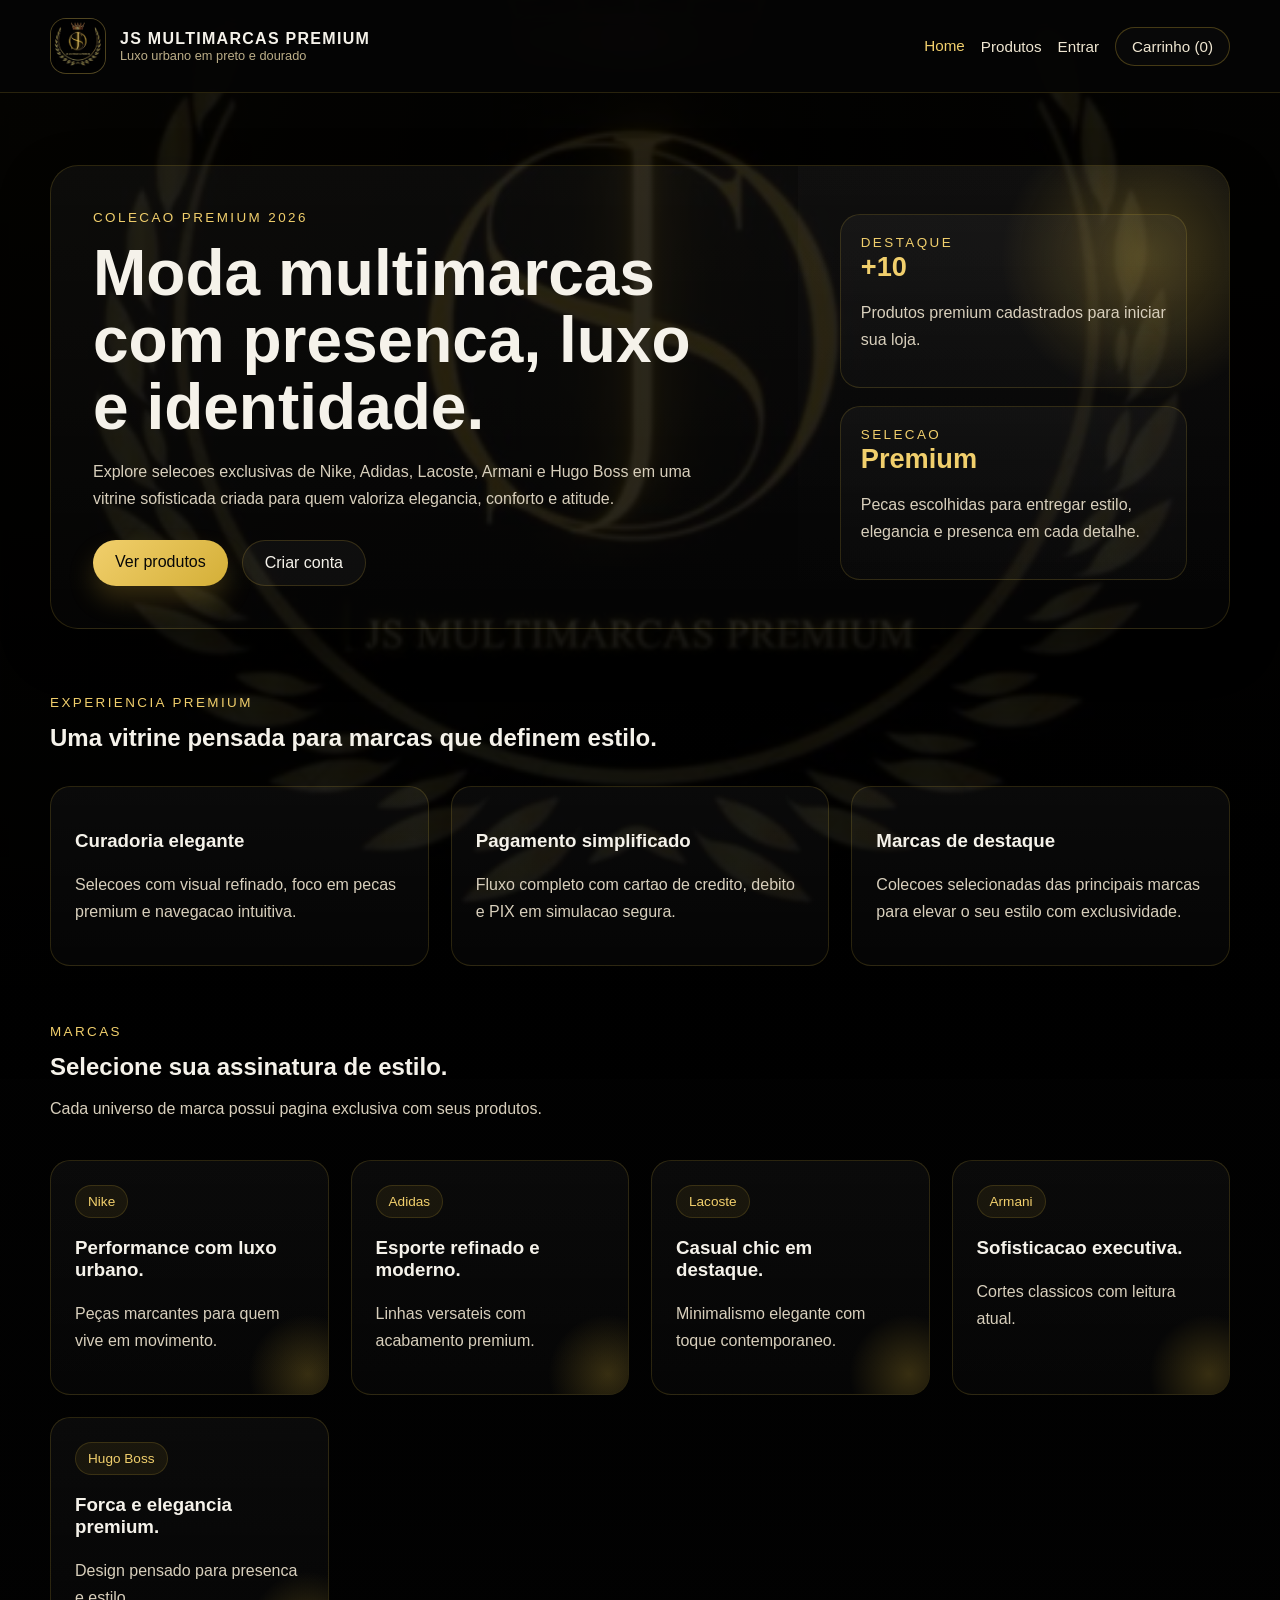
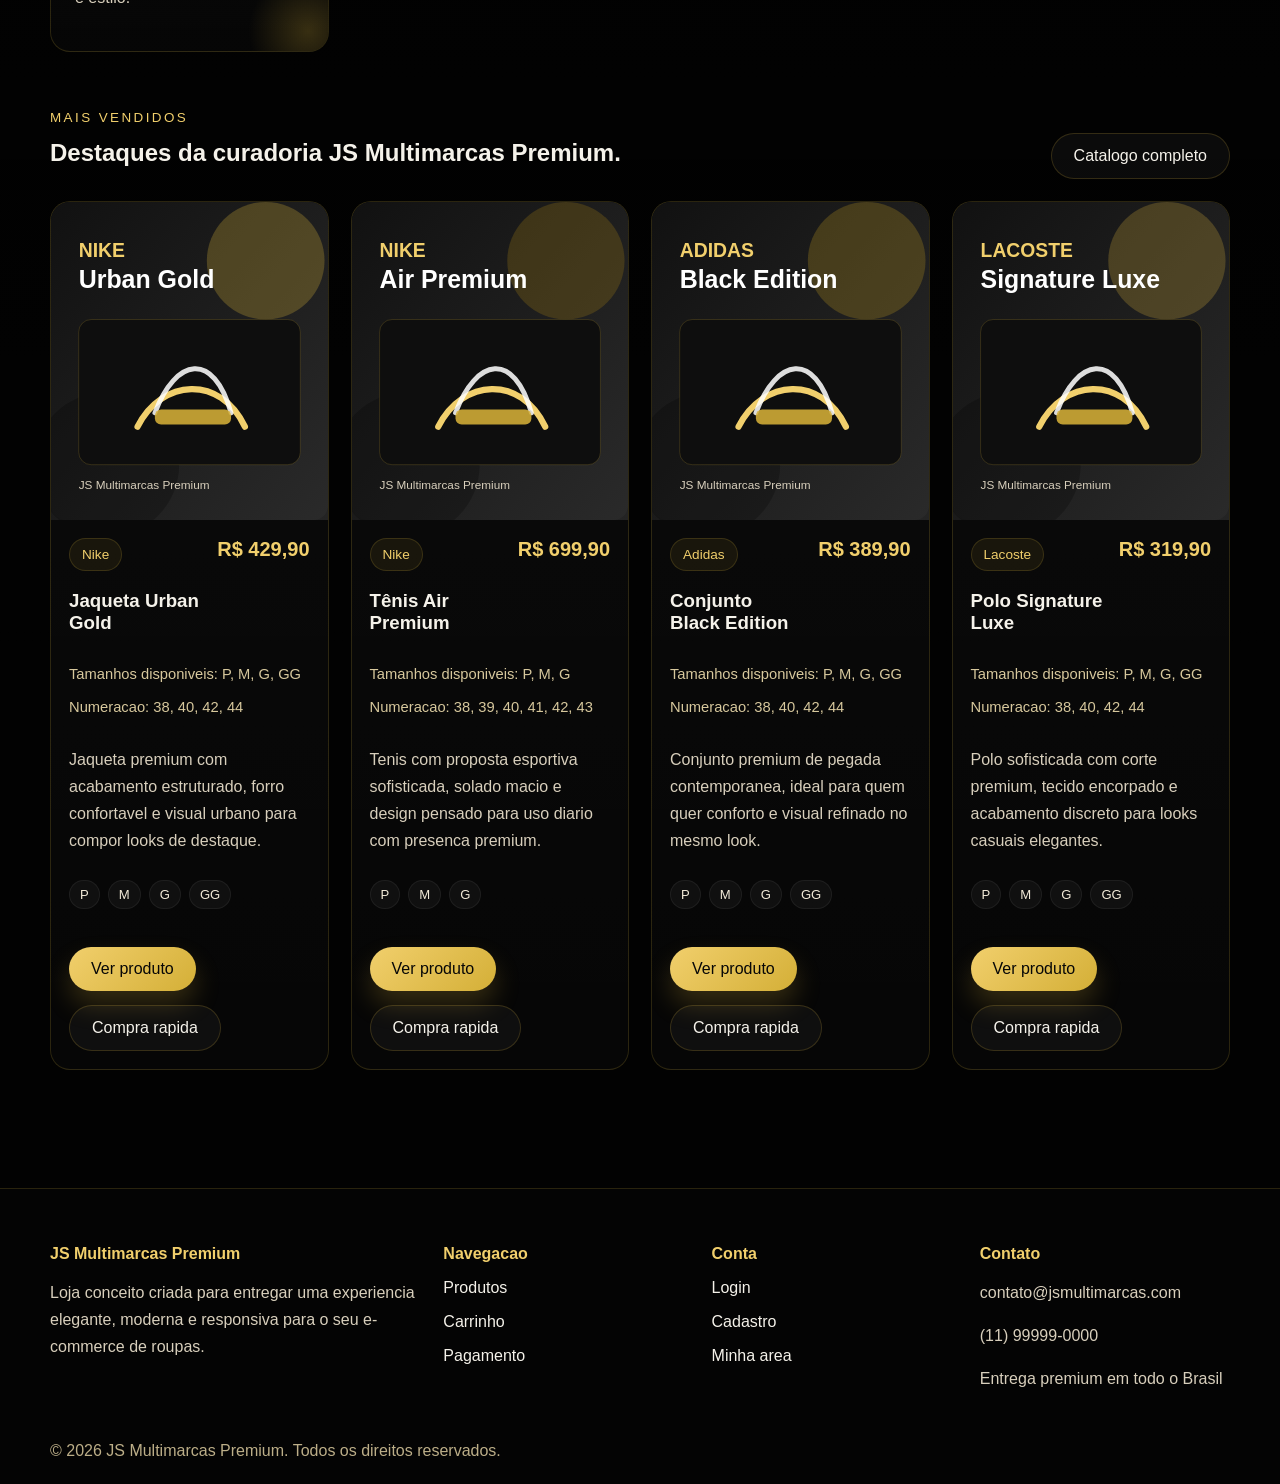
<file: index.html>
<!DOCTYPE html>
<html lang="pt-BR">
<head>
  <meta charset="UTF-8">
  <meta name="viewport" content="width=device-width, initial-scale=1.0">
  <title>JS Multimarcas Premium | Home</title>
  <link rel="stylesheet" href="./css/style.css">
</head>
<body data-page="home">
  <!-- Cabecalho principal com navegação compartilhada -->
  <header class="site-header">
    <div class="container header-bar">
      <a class="brand" href="./index.html">
        <div class="brand-mark"><img src="./assets/logo.png" alt="Logo JS Multimarcas Premium"></div>
        <div class="brand-copy">
          <strong>JS Multimarcas Premium</strong>
          <span>Luxo urbano em preto e dourado</span>
        </div>
      </a>
      <nav class="main-nav">
        <a href="./index.html" data-page-link="home">Home</a>
        <a href="./produtos.html" data-page-link="produtos">Produtos</a>
        <a href="./login.html" data-page-link="login" data-user-status>Entrar</a>
        <a class="nav-pill" href="./carrinho.html" data-page-link="carrinho" data-cart-count>Carrinho (0)</a>
      </nav>
    </div>
  </header>

  <main class="page-shell">
    <!-- Banner hero com chamada principal -->
    <section class="hero">
      <div class="container">
        <div class="hero-panel reveal">
          <div class="hero-copy">
            <span class="eyebrow">Colecao premium 2026</span>
            <h1>Moda multimarcas com presenca, luxo e identidade.</h1>
            <p>Explore selecoes exclusivas de Nike, Adidas, Lacoste, Armani e Hugo Boss em uma vitrine sofisticada criada para quem valoriza elegancia, conforto e atitude.</p>
            <div class="hero-actions">
              <a class="btn" href="./produtos.html">Ver produtos</a>
              <a class="btn-secondary" href="./cadastro.html">Criar conta</a>
            </div>
          </div>
          <div class="hero-visual">
            <div class="stat-card">
              <span class="eyebrow">Destaque</span>
              <strong>+10</strong>
              <p class="muted-text">Produtos premium cadastrados para iniciar sua loja.</p>
            </div>
            <div class="stat-card">
              <span class="eyebrow">Selecao</span>
              <strong>Premium</strong>
              <p class="muted-text">Pecas escolhidas para entregar estilo, elegancia e presenca em cada detalhe.</p>
            </div>
          </div>
        </div>
      </div>
    </section>

    <!-- Blocos que reforçam os diferenciais da loja -->
    <section class="section">
      <div class="container">
        <div class="section-heading">
          <div>
            <span class="eyebrow">Experiencia premium</span>
            <h2>Uma vitrine pensada para marcas que definem estilo.</h2>
          </div>
        </div>
        <div class="feature-grid">
          <article class="feature-card reveal">
            <h3>Curadoria elegante</h3>
            <p class="muted-text">Selecoes com visual refinado, foco em pecas premium e navegacao intuitiva.</p>
          </article>
          <article class="feature-card reveal">
            <h3>Pagamento simplificado</h3>
            <p class="muted-text">Fluxo completo com cartao de credito, debito e PIX em simulacao segura.</p>
          </article>
          <article class="feature-card reveal">
            <h3>Marcas de destaque</h3>
            <p class="muted-text">Colecoes selecionadas das principais marcas para elevar o seu estilo com exclusividade.</p>
          </article>
        </div>
      </div>
    </section>

    <!-- Secao de marcas clicaveis -->
    <section class="section">
      <div class="container">
        <div class="section-heading">
          <div>
            <span class="eyebrow">Marcas</span>
            <h2>Selecione sua assinatura de estilo.</h2>
            <p>Cada universo de marca possui pagina exclusiva com seus produtos.</p>
          </div>
        </div>
        <div class="brand-grid">
          <a class="brand-card reveal" href="./nike.html"><span>Nike</span><h3>Performance com luxo urbano.</h3><p class="muted-text">Peças marcantes para quem vive em movimento.</p></a>
          <a class="brand-card reveal" href="./adidas.html"><span>Adidas</span><h3>Esporte refinado e moderno.</h3><p class="muted-text">Linhas versateis com acabamento premium.</p></a>
          <a class="brand-card reveal" href="./lacoste.html"><span>Lacoste</span><h3>Casual chic em destaque.</h3><p class="muted-text">Minimalismo elegante com toque contemporaneo.</p></a>
          <a class="brand-card reveal" href="./armani.html"><span>Armani</span><h3>Sofisticacao executiva.</h3><p class="muted-text">Cortes classicos com leitura atual.</p></a>
          <a class="brand-card reveal" href="./hugoboss.html"><span>Hugo Boss</span><h3>Forca e elegancia premium.</h3><p class="muted-text">Design pensado para presenca e estilo.</p></a>
        </div>
      </div>
    </section>

    <!-- Produtos em destaque -->
    <section class="section">
      <div class="container">
        <div class="section-heading">
          <div>
            <span class="eyebrow">Mais vendidos</span>
            <h2>Destaques da curadoria JS Multimarcas Premium.</h2>
          </div>
          <a class="btn-secondary" href="./produtos.html">Catalogo completo</a>
        </div>
        <div class="product-grid" data-product-grid="featured" data-limit="4"></div>
      </div>
    </section>
  </main>

  <!-- Rodape institucional -->
  <footer class="site-footer">
    <div class="container footer-grid">
      <div>
        <h4>JS Multimarcas Premium</h4>
        <p class="muted-text">Loja conceito criada para entregar uma experiencia elegante, moderna e responsiva para o seu e-commerce de roupas.</p>
      </div>
      <div>
        <h4>Navegacao</h4>
        <p><a href="./produtos.html">Produtos</a></p>
        <p><a href="./carrinho.html">Carrinho</a></p>
        <p><a href="./pagamento.html">Pagamento</a></p>
      </div>
      <div>
        <h4>Conta</h4>
        <p><a href="./login.html">Login</a></p>
        <p><a href="./cadastro.html">Cadastro</a></p>
        <p><a href="./produtos.html">Minha area</a></p>
      </div>
      <div>
        <h4>Contato</h4>
        <p class="muted-text">contato@jsmultimarcas.com</p>
        <p class="muted-text">(11) 99999-0000</p>
        <p class="muted-text">Entrega premium em todo o Brasil</p>
      </div>
    </div>
    <div class="container footer-copy">© <span data-year></span> JS Multimarcas Premium. Todos os direitos reservados.</div>
  </footer>

  <script src="./js/storage.js"></script>
  <script src="./js/app.js"></script>
  <script src="./js/catalog.js"></script>
</body>
</html>
</file>
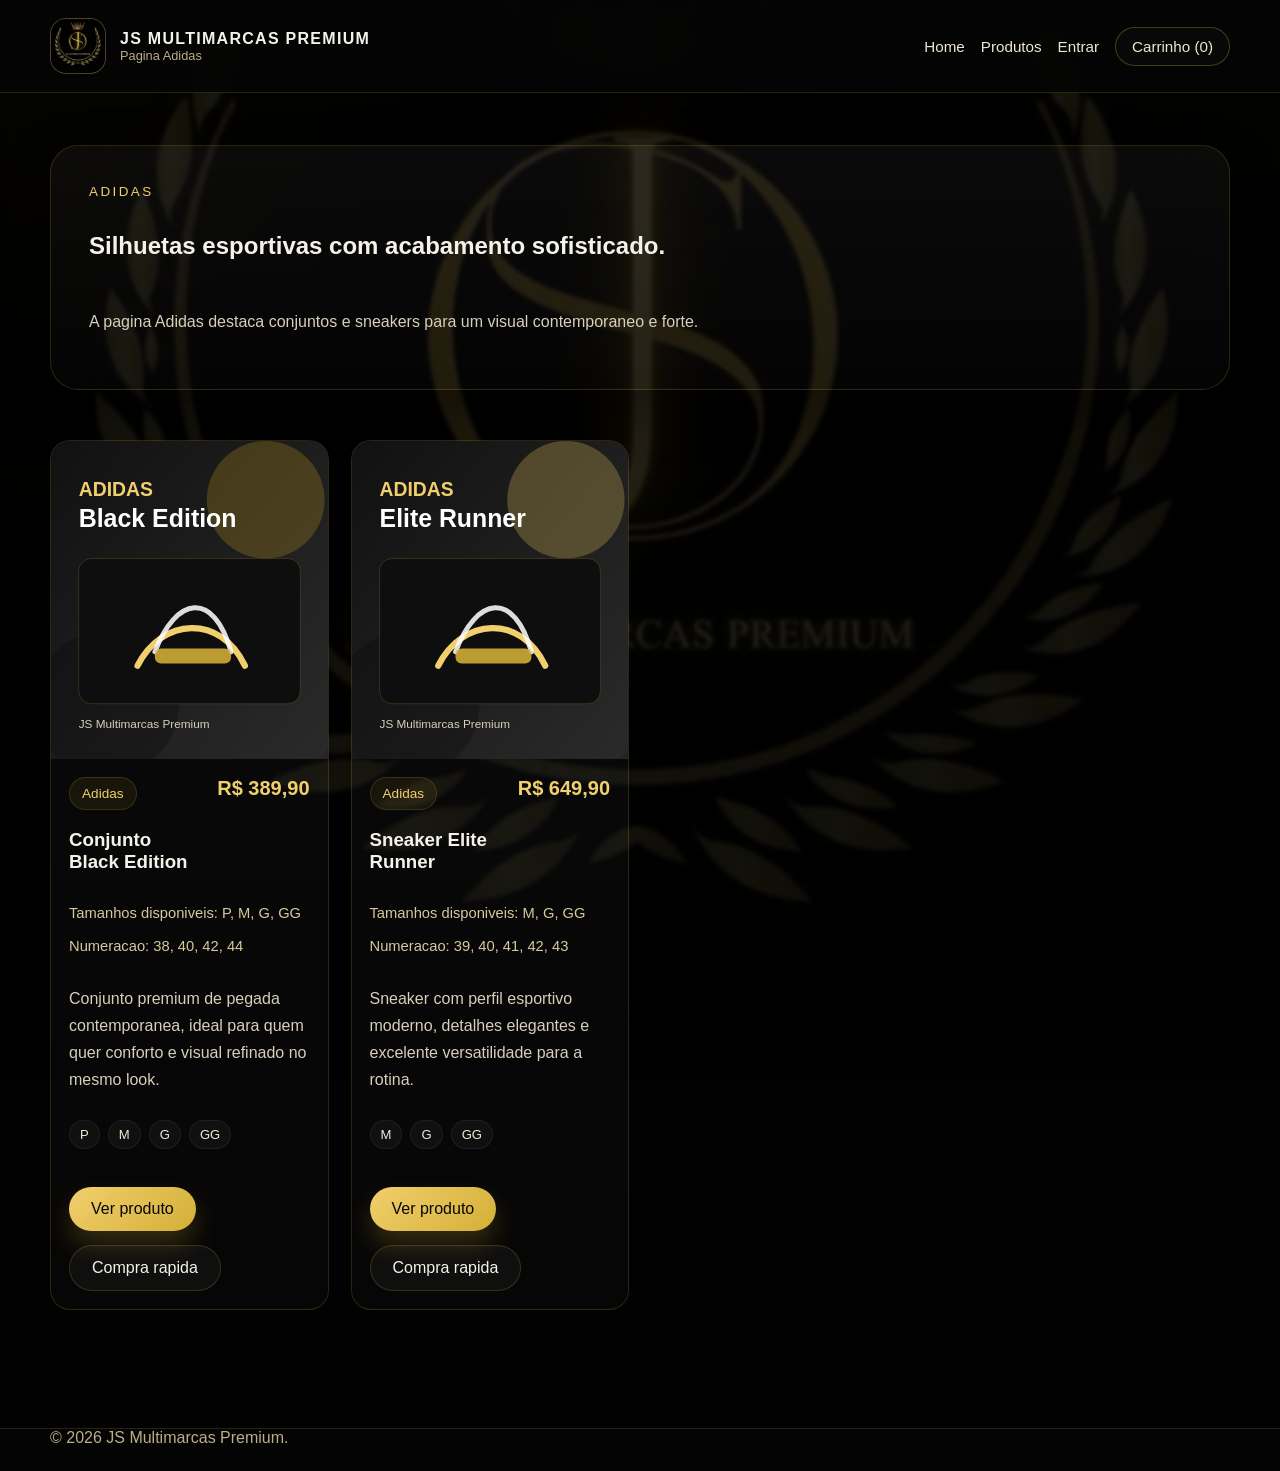
<file: adidas.html>
<!DOCTYPE html>
<html lang="pt-BR">
<head>
  <meta charset="UTF-8">
  <meta name="viewport" content="width=device-width, initial-scale=1.0">
  <title>JS Multimarcas Premium | Adidas</title>
  <link rel="stylesheet" href="./css/style.css">
</head>
<body data-page="adidas">
  <header class="site-header">
    <div class="container header-bar">
      <a class="brand" href="./index.html">
        <div class="brand-mark"><img src="./assets/logo.png" alt="Logo JS Multimarcas Premium"></div>
        <div class="brand-copy">
          <strong>JS Multimarcas Premium</strong>
          <span>Pagina Adidas</span>
        </div>
      </a>
      <nav class="main-nav">
        <a href="./index.html" data-page-link="home">Home</a>
        <a href="./produtos.html" data-page-link="produtos">Produtos</a>
        <a href="./login.html" data-page-link="login" data-user-status>Entrar</a>
        <a class="nav-pill" href="./carrinho.html" data-page-link="carrinho" data-cart-count>Carrinho (0)</a>
      </nav>
    </div>
  </header>

  <main class="page-shell">
    <section class="page-hero">
      <div class="container">
        <div class="page-banner glass-panel reveal">
          <span class="eyebrow">Adidas</span>
          <h1 class="page-title">Silhuetas esportivas com acabamento sofisticado.</h1>
          <p class="page-subtitle">A pagina Adidas destaca conjuntos e sneakers para um visual contemporaneo e forte.</p>
        </div>
      </div>
    </section>
    <section class="section">
      <div class="container">
        <div class="product-grid" data-product-grid="all" data-brand="Adidas"></div>
      </div>
    </section>
  </main>

  <footer class="site-footer">
    <div class="container footer-copy">© <span data-year></span> JS Multimarcas Premium.</div>
  </footer>

  <script src="./js/storage.js"></script>
  <script src="./js/app.js"></script>
  <script src="./js/catalog.js"></script>
</body>
</html>
</file>
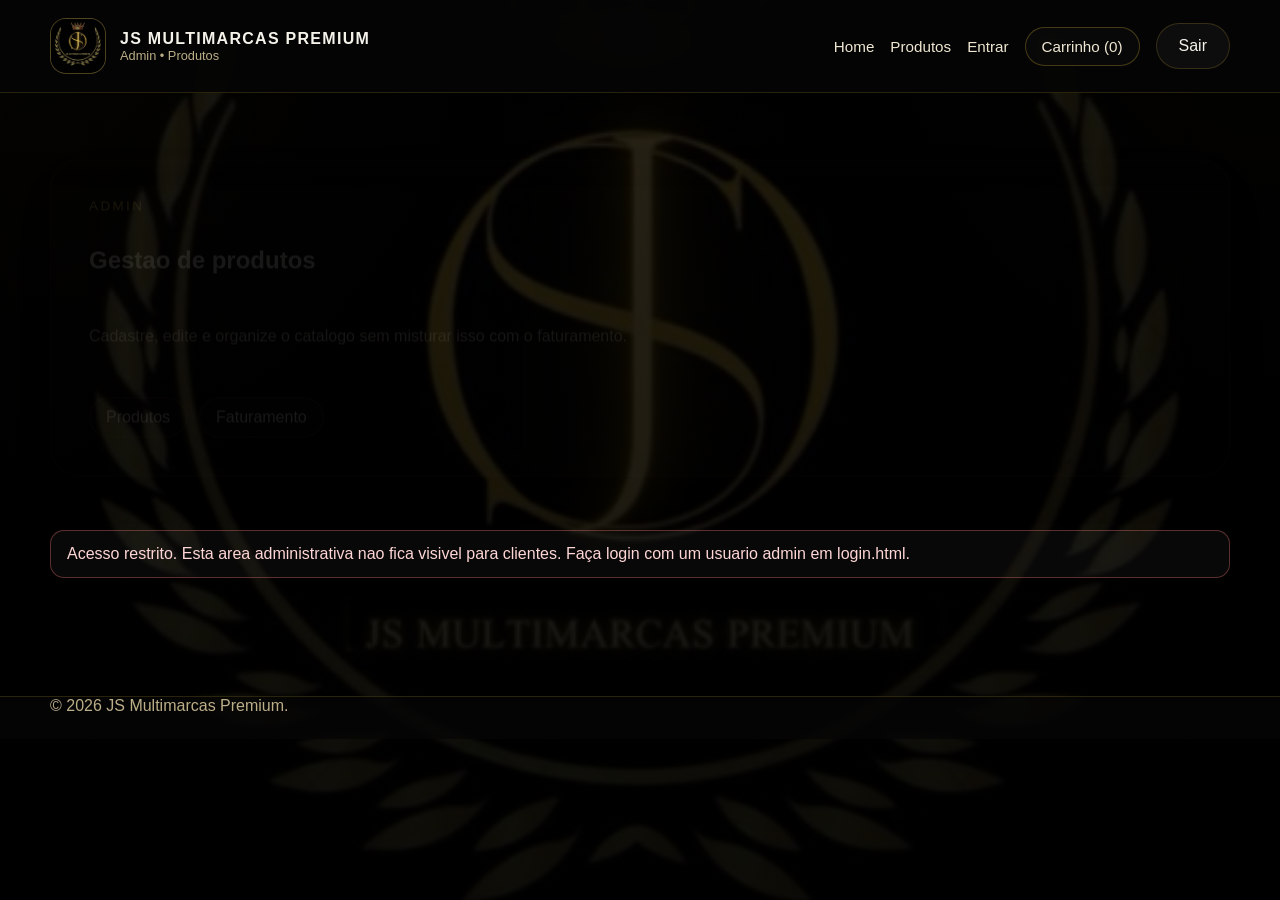
<file: admin.html>
<!DOCTYPE html>
<html lang="pt-BR">
<head>
  <meta charset="UTF-8">
  <meta http-equiv="refresh" content="0; url=./admin/produtos.html">
  <meta name="viewport" content="width=device-width, initial-scale=1.0">
  <title>Redirecionando...</title>
  <style>
    body {
      margin: 0;
      min-height: 100vh;
      display: grid;
      place-items: center;
      padding: 24px;
      color: #f5f2ea;
      font-family: "Segoe UI", Tahoma, Geneva, Verdana, sans-serif;
      background:
        linear-gradient(rgba(0, 0, 0, 0.84), rgba(0, 0, 0, 0.9)),
        url("./assets/logo.png") center / cover no-repeat,
        linear-gradient(180deg, #060606 0%, #111111 100%);
    }

    p {
      max-width: 520px;
      text-align: center;
      padding: 24px;
      border: 1px solid rgba(212, 175, 55, 0.22);
      border-radius: 20px;
      background: rgba(0, 0, 0, 0.56);
    }

    a {
      color: #f1cf6c;
    }
  </style>
</head>
<body>
  <p>Redirecionando para o painel administrativo... <a href="./admin/produtos.html">Clique aqui se nao abrir</a>.</p>
</body>
</html>
</file>
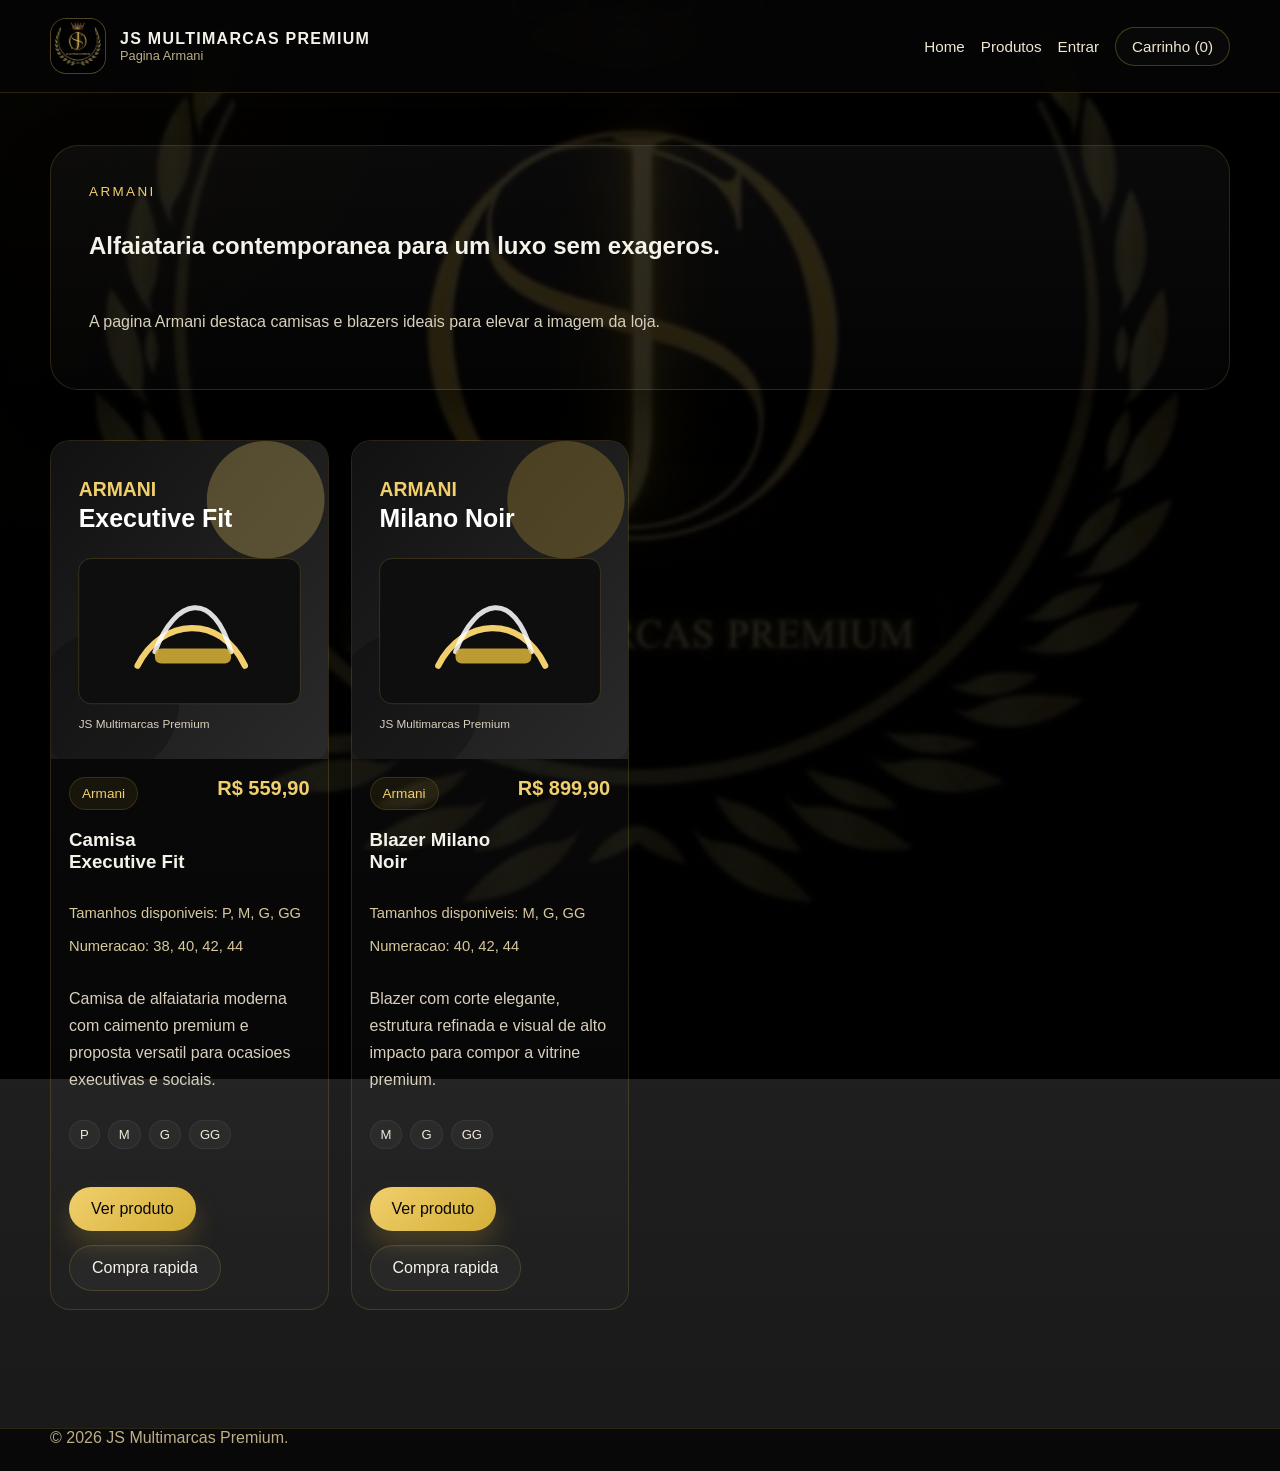
<file: armani.html>
<!DOCTYPE html>
<html lang="pt-BR">
<head>
  <meta charset="UTF-8">
  <meta name="viewport" content="width=device-width, initial-scale=1.0">
  <title>JS Multimarcas Premium | Armani</title>
  <link rel="stylesheet" href="./css/style.css">
</head>
<body data-page="armani">
  <header class="site-header">
    <div class="container header-bar">
      <a class="brand" href="./index.html">
        <div class="brand-mark">
          <img src="./assets/logo.png" alt="Logo JS Multimarcas Premium">
        </div>
        <div class="brand-copy">
          <strong>JS Multimarcas Premium</strong>
          <span>Pagina Armani</span>
        </div>
      </a>
      <nav class="main-nav">
        <a href="./index.html" data-page-link="home">Home</a>
        <a href="./produtos.html" data-page-link="produtos">Produtos</a>
        <a href="./login.html" data-page-link="login" data-user-status>Entrar</a>
        <a class="nav-pill" href="./carrinho.html" data-page-link="carrinho" data-cart-count>Carrinho (0)</a>
      </nav>
    </div>
  </header>

  <main class="page-shell">
    <section class="page-hero">
      <div class="container">
        <div class="page-banner glass-panel reveal">
          <span class="eyebrow">Armani</span>
          <h1 class="page-title">Alfaiataria contemporanea para um luxo sem exageros.</h1>
          <p class="page-subtitle">A pagina Armani destaca camisas e blazers ideais para elevar a imagem da loja.</p>
        </div>
      </div>
    </section>
    <section class="section">
      <div class="container">
        <div class="product-grid" data-product-grid="all" data-brand="Armani"></div>
      </div>
    </section>
  </main>

  <footer class="site-footer">
    <div class="container footer-copy">© <span data-year></span> JS Multimarcas Premium.</div>
  </footer>

  <script src="./js/storage.js"></script>
  <script src="./js/app.js"></script>
  <script src="./js/catalog.js"></script>
</body>
</html>
</file>
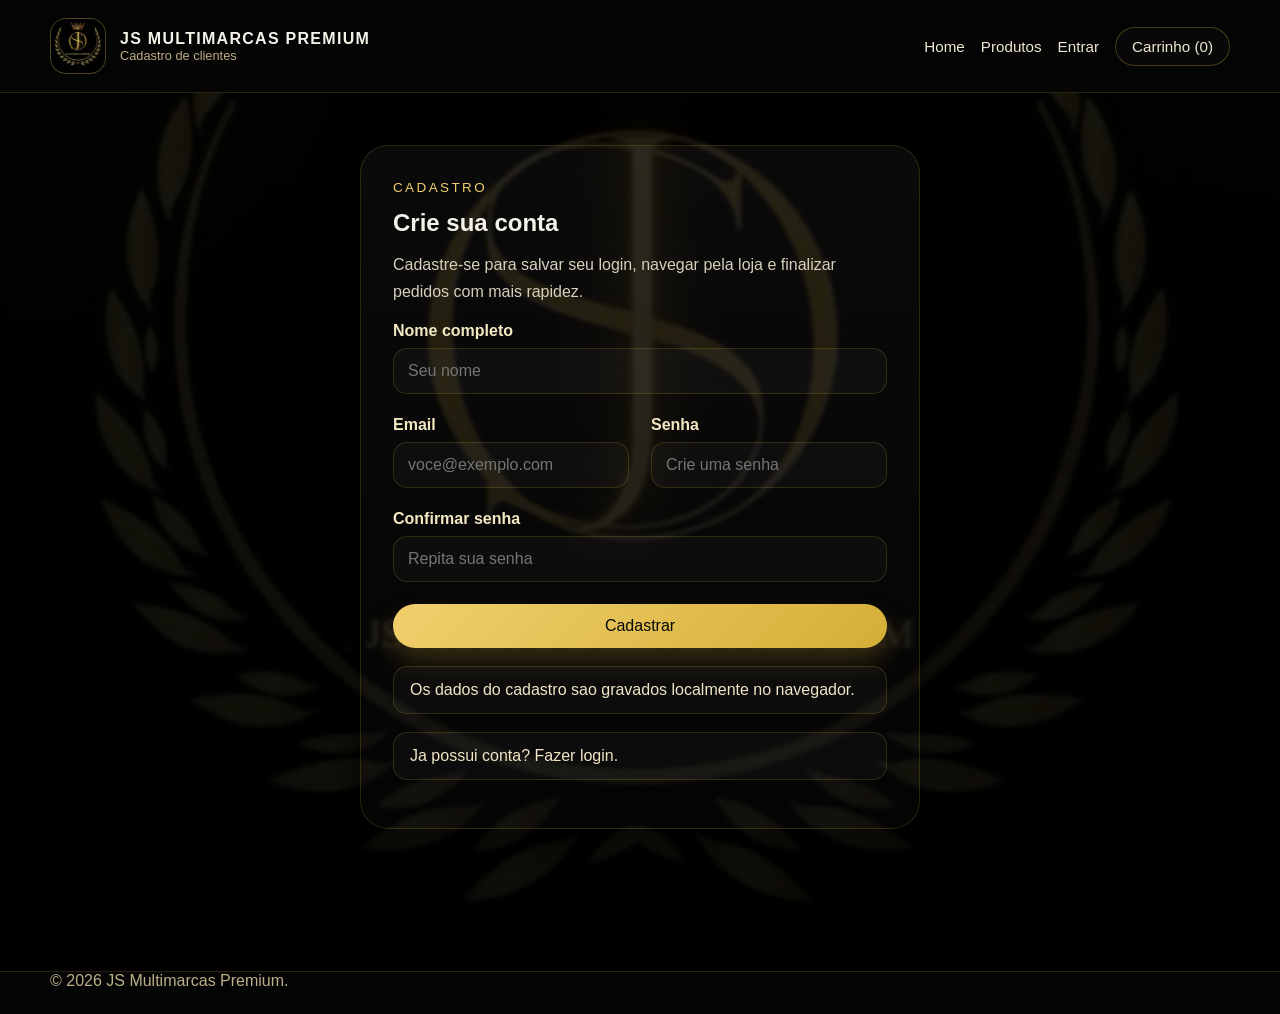
<file: cadastro.html>
<!DOCTYPE html>
<html lang="pt-BR">
<head>
  <meta charset="UTF-8">
  <meta name="viewport" content="width=device-width, initial-scale=1.0">
  <title>JS Multimarcas Premium | Cadastro</title>
  <link rel="stylesheet" href="./css/style.css">
</head>
<body data-page="cadastro">
  <header class="site-header">
    <div class="container header-bar">
      <a class="brand" href="./index.html">
        <div class="brand-mark"><img src="./assets/logo.png" alt="Logo JS Multimarcas Premium"></div>
        <div class="brand-copy">
          <strong>JS Multimarcas Premium</strong>
          <span>Cadastro de clientes</span>
        </div>
      </a>
      <nav class="main-nav">
        <a href="./index.html" data-page-link="home">Home</a>
        <a href="./produtos.html" data-page-link="produtos">Produtos</a>
        <a href="./login.html" data-page-link="login" data-user-status>Entrar</a>
        <a class="nav-pill" href="./carrinho.html" data-page-link="carrinho" data-cart-count>Carrinho (0)</a>
      </nav>
    </div>
  </header>

  <main class="page-shell">
    <!-- Formulario de cadastro com validacao basica -->
    <section class="form-card glass-panel reveal">
      <span class="eyebrow">Cadastro</span>
      <h1 class="page-title">Crie sua conta</h1>
      <p class="page-subtitle">Cadastre-se para salvar seu login, navegar pela loja e finalizar pedidos com mais rapidez.</p>

      <form id="register-form" class="form-grid">
        <div class="field-full">
          <label for="register-name">Nome completo</label>
          <input class="input" id="register-name" name="name" type="text" placeholder="Seu nome" required>
        </div>
        <div class="field">
          <label for="register-email">Email</label>
          <input class="input" id="register-email" name="email" type="email" placeholder="voce@exemplo.com" required>
        </div>
        <div class="field">
          <label for="register-password">Senha</label>
          <input class="input" id="register-password" name="password" type="password" placeholder="Crie uma senha" required>
        </div>
        <div class="field-full">
          <label for="register-confirm-password">Confirmar senha</label>
          <input class="input" id="register-confirm-password" name="confirmPassword" type="password" placeholder="Repita sua senha" required>
        </div>
        <div class="field-full">
          <button class="btn" type="submit">Cadastrar</button>
        </div>
      </form>

      <div id="register-feedback" class="feedback">Os dados do cadastro sao gravados localmente no navegador.</div>
      <p class="auth-note">Ja possui conta? <a href="./login.html">Fazer login</a>.</p>
    </section>
  </main>

  <footer class="site-footer">
    <div class="container footer-copy">© <span data-year></span> JS Multimarcas Premium.</div>
  </footer>

  <script src="./js/storage.js"></script>
  <script src="./js/app.js"></script>
  <script src="./js/auth.js"></script>
</body>
</html>
</file>
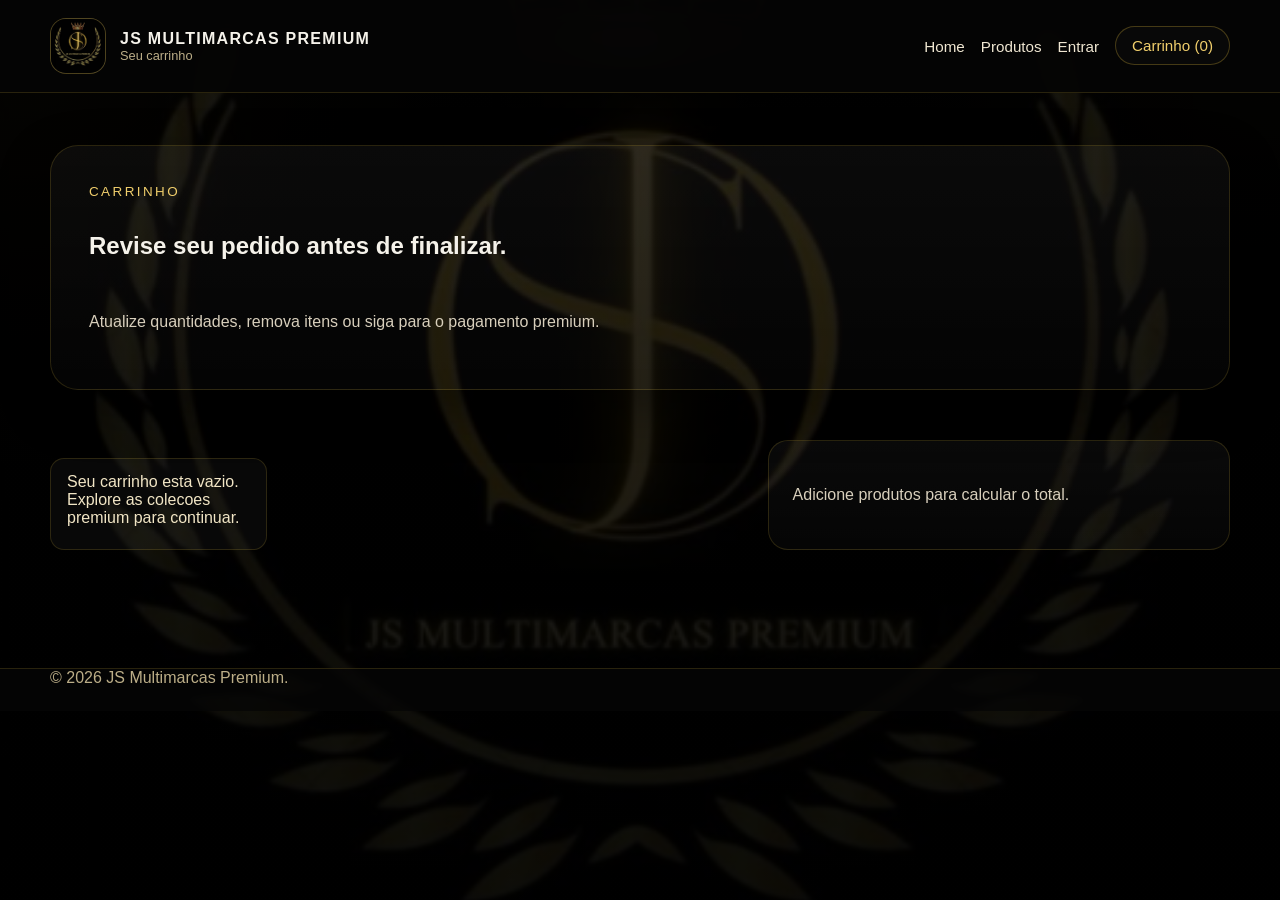
<file: carrinho.html>
<!DOCTYPE html>
<html lang="pt-BR">
<head>
  <meta charset="UTF-8">
  <meta name="viewport" content="width=device-width, initial-scale=1.0">
  <title>JS Multimarcas Premium | Carrinho</title>
  <link rel="stylesheet" href="./css/style.css">
</head>
<body data-page="carrinho">
  <header class="site-header">
    <div class="container header-bar">
      <a class="brand" href="./index.html">
        <div class="brand-mark"><img src="./assets/logo.png" alt="Logo JS Multimarcas Premium"></div>
        <div class="brand-copy">
          <strong>JS Multimarcas Premium</strong>
          <span>Seu carrinho</span>
        </div>
      </a>
      <nav class="main-nav">
        <a href="./index.html" data-page-link="home">Home</a>
        <a href="./produtos.html" data-page-link="produtos">Produtos</a>
        <a href="./login.html" data-page-link="login" data-user-status>Entrar</a>
        <a class="nav-pill active" href="./carrinho.html" data-page-link="carrinho" data-cart-count>Carrinho (0)</a>
      </nav>
    </div>
  </header>

  <main class="page-shell">
    <!-- Estrutura do carrinho com itens e resumo -->
    <section class="page-hero">
      <div class="container">
        <div class="page-banner glass-panel reveal">
          <span class="eyebrow">Carrinho</span>
          <h1 class="page-title">Revise seu pedido antes de finalizar.</h1>
          <p class="page-subtitle">Atualize quantidades, remova itens ou siga para o pagamento premium.</p>
        </div>
      </div>
    </section>

    <section class="section">
      <div class="container cart-layout">
        <div id="cart-items" class="summary-grid"></div>
        <aside id="cart-summary"></aside>
      </div>
    </section>
  </main>

  <footer class="site-footer">
    <div class="container footer-copy">© <span data-year></span> JS Multimarcas Premium.</div>
  </footer>

  <script src="./js/storage.js"></script>
  <script src="./js/app.js"></script>
  <script src="./js/cart.js"></script>
</body>
</html>
</file>
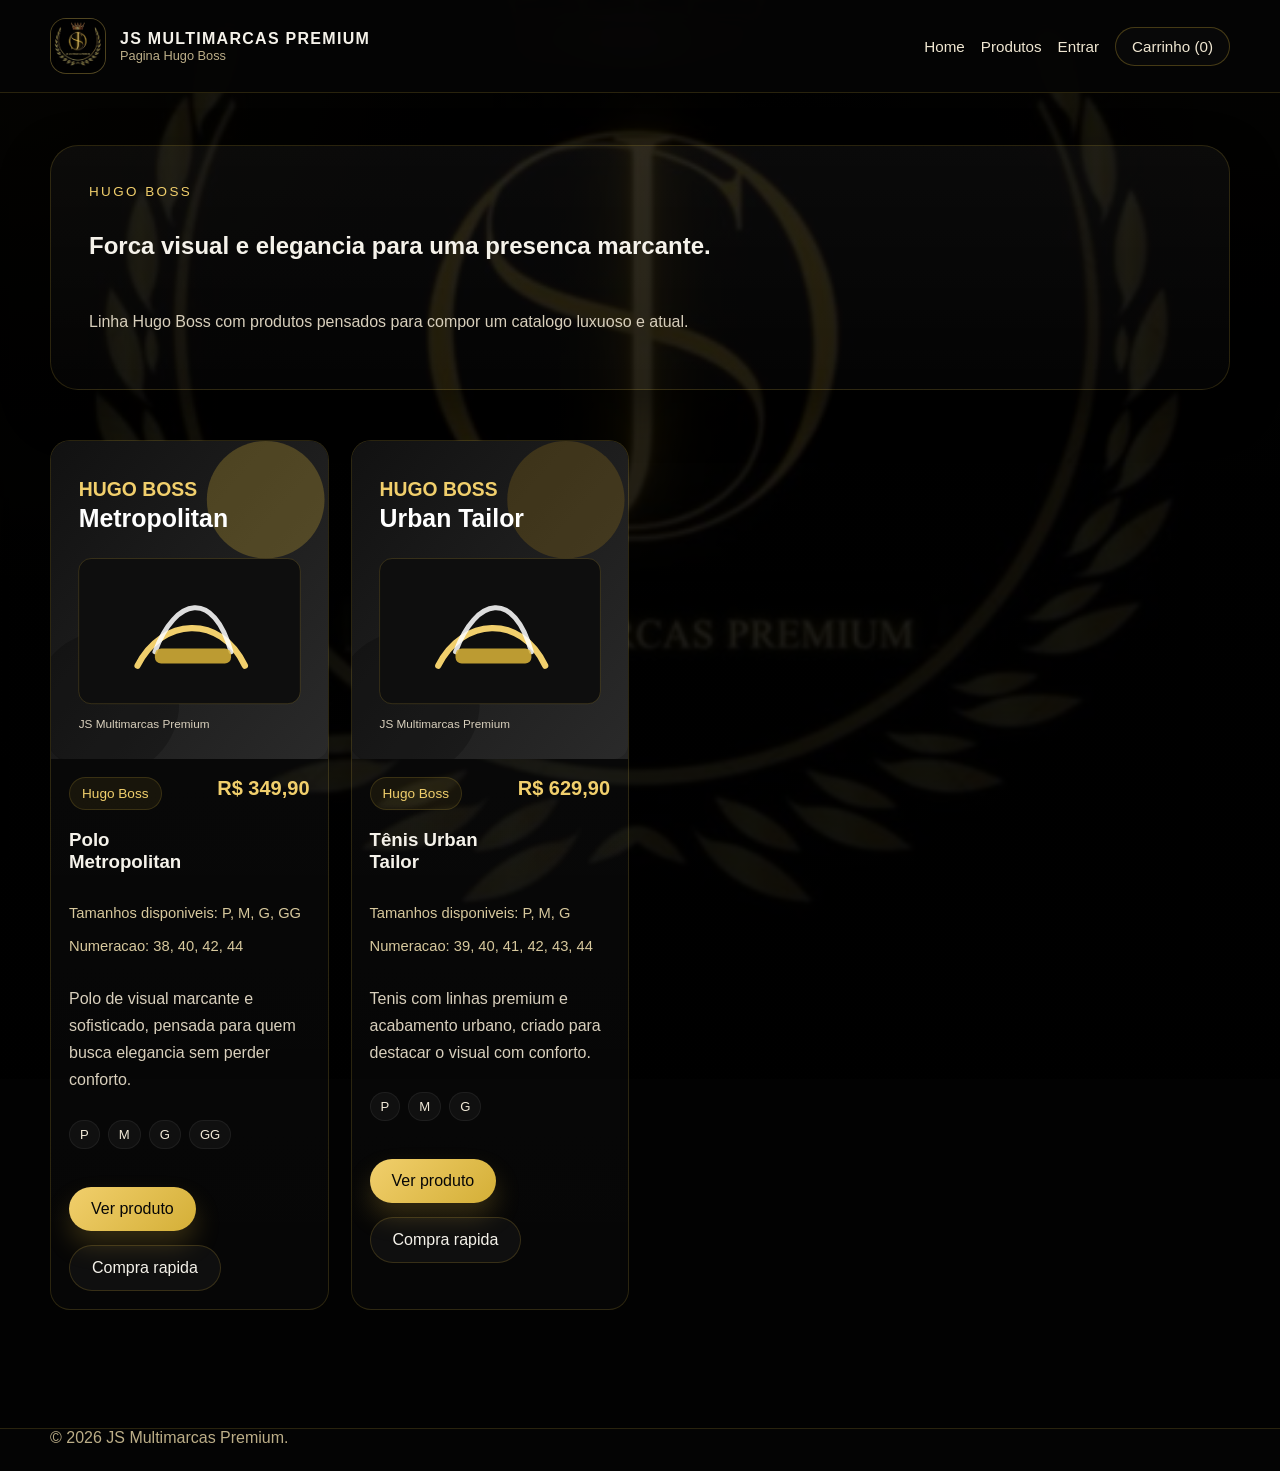
<file: hugoboss.html>
<!DOCTYPE html>
<html lang="pt-BR">
<head>
  <meta charset="UTF-8">
  <meta name="viewport" content="width=device-width, initial-scale=1.0">
  <title>JS Multimarcas Premium | Hugo Boss</title>
  <link rel="stylesheet" href="./css/style.css">
</head>
<body data-page="hugoboss">
  <header class="site-header">
    <div class="container header-bar">
      <a class="brand" href="./index.html">
        <div class="brand-mark"><img src="./assets/logo.png" alt="Logo JS Multimarcas Premium"></div>
        <div class="brand-copy">
          <strong>JS Multimarcas Premium</strong>
          <span>Pagina Hugo Boss</span>
        </div>
      </a>
      <nav class="main-nav">
        <a href="./index.html" data-page-link="home">Home</a>
        <a href="./produtos.html" data-page-link="produtos">Produtos</a>
        <a href="./login.html" data-page-link="login" data-user-status>Entrar</a>
        <a class="nav-pill" href="./carrinho.html" data-page-link="carrinho" data-cart-count>Carrinho (0)</a>
      </nav>
    </div>
  </header>

  <main class="page-shell">
    <section class="page-hero">
      <div class="container">
        <div class="page-banner glass-panel reveal">
          <span class="eyebrow">Hugo Boss</span>
          <h1 class="page-title">Forca visual e elegancia para uma presenca marcante.</h1>
          <p class="page-subtitle">Linha Hugo Boss com produtos pensados para compor um catalogo luxuoso e atual.</p>
        </div>
      </div>
    </section>
    <section class="section">
      <div class="container">
        <div class="product-grid" data-product-grid="all" data-brand="Hugo Boss"></div>
      </div>
    </section>
  </main>

  <footer class="site-footer">
    <div class="container footer-copy">© <span data-year></span> JS Multimarcas Premium.</div>
  </footer>

  <script src="./js/storage.js"></script>
  <script src="./js/app.js"></script>
  <script src="./js/catalog.js"></script>
</body>
</html>
</file>
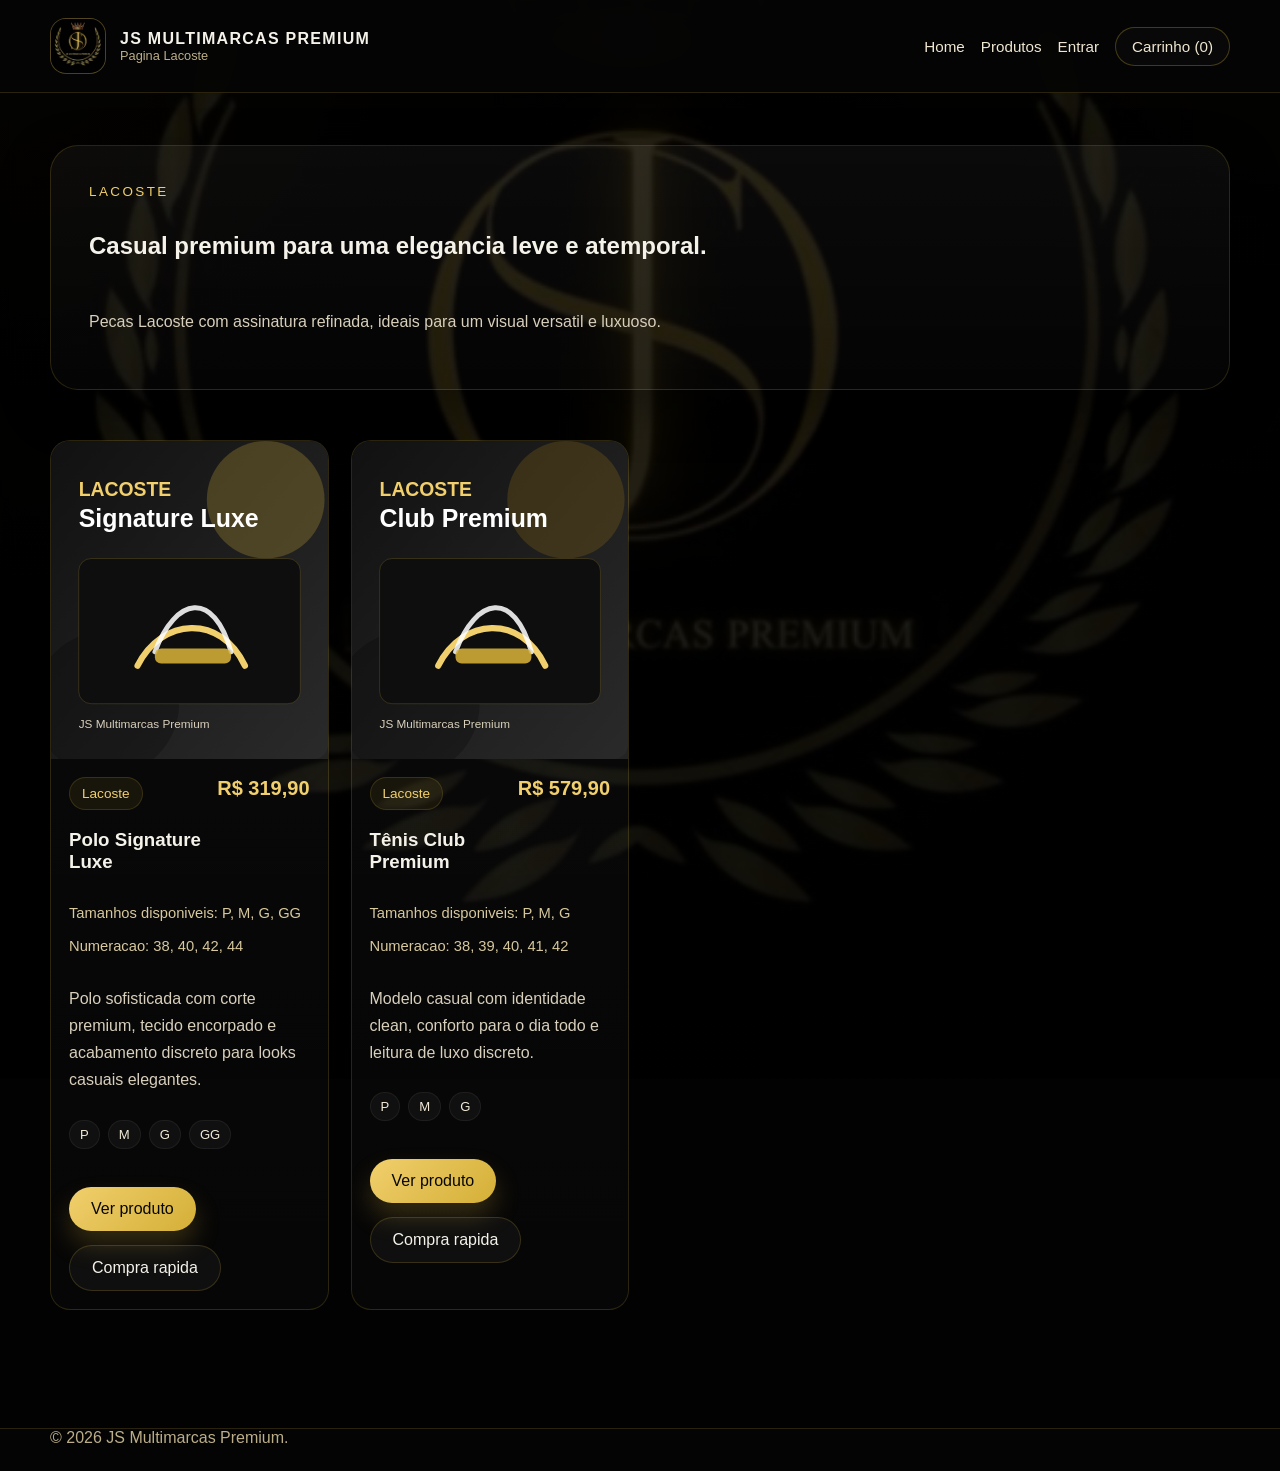
<file: lacoste.html>
<!DOCTYPE html>
<html lang="pt-BR">
<head>
  <meta charset="UTF-8">
  <meta name="viewport" content="width=device-width, initial-scale=1.0">
  <title>JS Multimarcas Premium | Lacoste</title>
  <link rel="stylesheet" href="./css/style.css">
</head>
<body data-page="lacoste">
  <header class="site-header">
    <div class="container header-bar">
      <a class="brand" href="./index.html">
        <div class="brand-mark"><img src="./assets/logo.png" alt="Logo JS Multimarcas Premium"></div>
        <div class="brand-copy">
          <strong>JS Multimarcas Premium</strong>
          <span>Pagina Lacoste</span>
        </div>
      </a>
      <nav class="main-nav">
        <a href="./index.html" data-page-link="home">Home</a>
        <a href="./produtos.html" data-page-link="produtos">Produtos</a>
        <a href="./login.html" data-page-link="login" data-user-status>Entrar</a>
        <a class="nav-pill" href="./carrinho.html" data-page-link="carrinho" data-cart-count>Carrinho (0)</a>
      </nav>
    </div>
  </header>

  <main class="page-shell">
    <section class="page-hero">
      <div class="container">
        <div class="page-banner glass-panel reveal">
          <span class="eyebrow">Lacoste</span>
          <h1 class="page-title">Casual premium para uma elegancia leve e atemporal.</h1>
          <p class="page-subtitle">Pecas Lacoste com assinatura refinada, ideais para um visual versatil e luxuoso.</p>
        </div>
      </div>
    </section>
    <section class="section">
      <div class="container">
        <div class="product-grid" data-product-grid="all" data-brand="Lacoste"></div>
      </div>
    </section>
  </main>

  <footer class="site-footer">
    <div class="container footer-copy">© <span data-year></span> JS Multimarcas Premium.</div>
  </footer>

  <script src="./js/storage.js"></script>
  <script src="./js/app.js"></script>
  <script src="./js/catalog.js"></script>
</body>
</html>
</file>
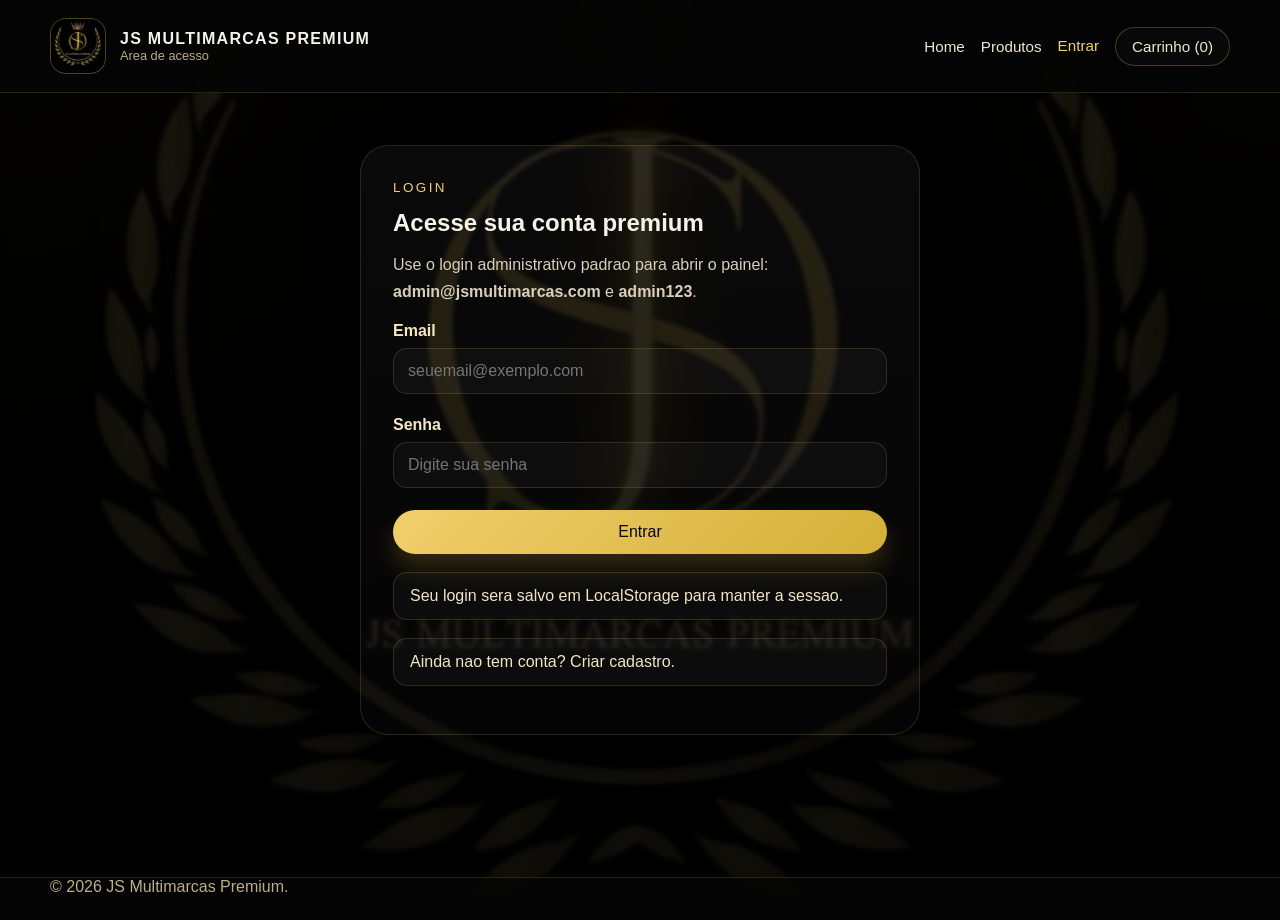
<file: login.html>
<!DOCTYPE html>
<html lang="pt-BR">
<head>
  <meta charset="UTF-8">
  <meta name="viewport" content="width=device-width, initial-scale=1.0">
  <title>JS Multimarcas Premium | Login</title>
  <link rel="stylesheet" href="./css/style.css">
</head>
<body data-page="login">
  <header class="site-header">
    <div class="container header-bar">
      <a class="brand" href="./index.html">
        <div class="brand-mark"><img src="./assets/logo.png" alt="Logo JS Multimarcas Premium"></div>
        <div class="brand-copy">
          <strong>JS Multimarcas Premium</strong>
          <span>Area de acesso</span>
        </div>
      </a>
      <nav class="main-nav">
        <a href="./index.html" data-page-link="home">Home</a>
        <a href="./produtos.html" data-page-link="produtos">Produtos</a>
        <a href="./login.html" data-page-link="login" data-user-status>Entrar</a>
        <a class="nav-pill" href="./carrinho.html" data-page-link="carrinho" data-cart-count>Carrinho (0)</a>
      </nav>
    </div>
  </header>

  <main class="page-shell">
    <!-- Formulario de login com simulacao front-end -->
    <section class="form-card glass-panel reveal">
      <span class="eyebrow">Login</span>
      <h1 class="page-title">Acesse sua conta premium</h1>
      <p class="page-subtitle">Use o login administrativo padrao para abrir o painel: <strong>admin@jsmultimarcas.com</strong> e <strong>admin123</strong>.</p>

      <form id="login-form" class="form-grid">
        <div class="field-full">
          <label for="login-email">Email</label>
          <input class="input" id="login-email" name="email" type="email" placeholder="seuemail@exemplo.com" required>
        </div>
        <div class="field-full">
          <label for="login-password">Senha</label>
          <input class="input" id="login-password" name="password" type="password" placeholder="Digite sua senha" required>
        </div>
        <div class="field-full">
          <button class="btn" type="submit">Entrar</button>
        </div>
      </form>

      <div id="login-feedback" class="feedback">Seu login sera salvo em LocalStorage para manter a sessao.</div>
      <p class="auth-note">Ainda nao tem conta? <a href="./cadastro.html">Criar cadastro</a>.</p>
    </section>
  </main>

  <footer class="site-footer">
    <div class="container footer-copy">© <span data-year></span> JS Multimarcas Premium.</div>
  </footer>

  <script src="./js/storage.js"></script>
  <script src="./js/app.js"></script>
  <script src="./js/auth.js"></script>
</body>
</html>
</file>
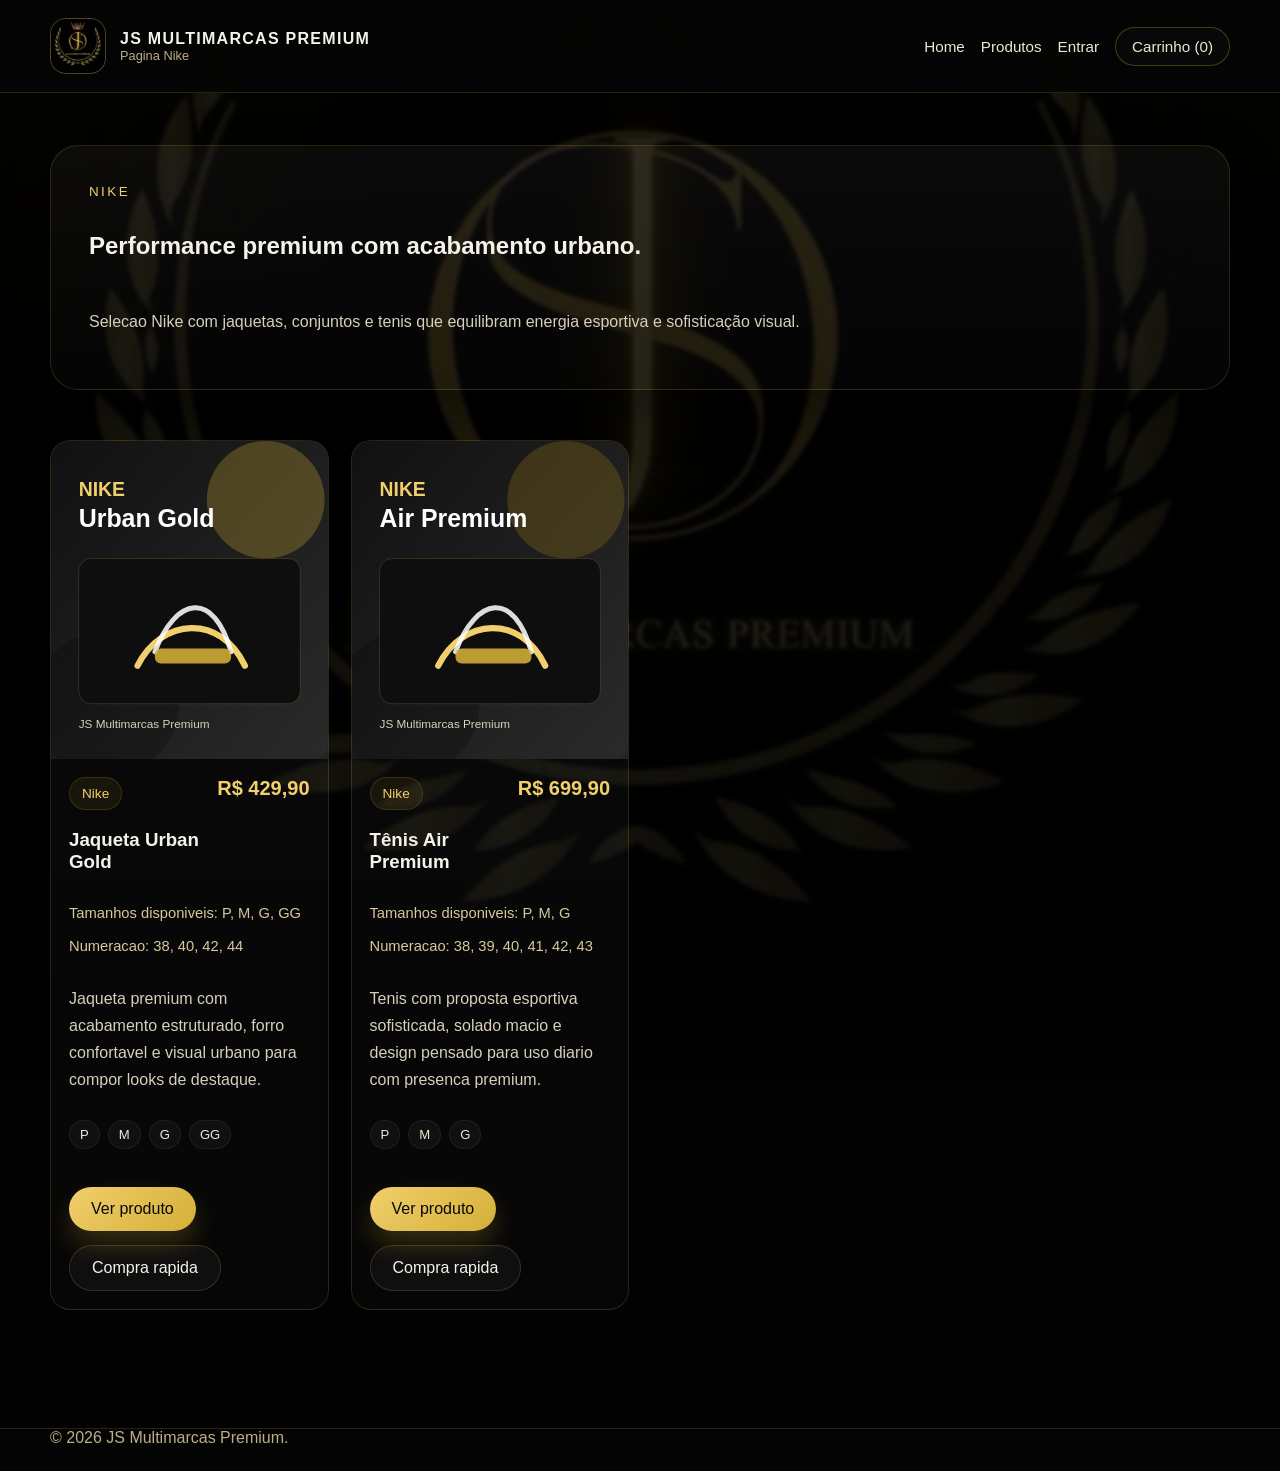
<file: nike.html>
<!DOCTYPE html>
<html lang="pt-BR">
<head>
  <meta charset="UTF-8">
  <meta name="viewport" content="width=device-width, initial-scale=1.0">
  <title>JS Multimarcas Premium | Nike</title>
  <link rel="stylesheet" href="./css/style.css">
</head>
<body data-page="nike">
  <header class="site-header">
    <div class="container header-bar">
      <a class="brand" href="./index.html">
        <div class="brand-mark"><img src="./assets/logo.png" alt="Logo JS Multimarcas Premium"></div>
        <div class="brand-copy">
          <strong>JS Multimarcas Premium</strong>
          <span>Pagina Nike</span>
        </div>
      </a>
      <nav class="main-nav">
        <a href="./index.html" data-page-link="home">Home</a>
        <a href="./produtos.html" data-page-link="produtos">Produtos</a>
        <a href="./login.html" data-page-link="login" data-user-status>Entrar</a>
        <a class="nav-pill" href="./carrinho.html" data-page-link="carrinho" data-cart-count>Carrinho (0)</a>
      </nav>
    </div>
  </header>

  <main class="page-shell">
    <section class="page-hero">
      <div class="container">
        <div class="page-banner glass-panel reveal">
          <span class="eyebrow">Nike</span>
          <h1 class="page-title">Performance premium com acabamento urbano.</h1>
          <p class="page-subtitle">Selecao Nike com jaquetas, conjuntos e tenis que equilibram energia esportiva e sofisticação visual.</p>
        </div>
      </div>
    </section>
    <section class="section">
      <div class="container">
        <div class="product-grid" data-product-grid="all" data-brand="Nike"></div>
      </div>
    </section>
  </main>

  <footer class="site-footer">
    <div class="container footer-copy">© <span data-year></span> JS Multimarcas Premium.</div>
  </footer>

  <script src="./js/storage.js"></script>
  <script src="./js/app.js"></script>
  <script src="./js/catalog.js"></script>
</body>
</html>
</file>
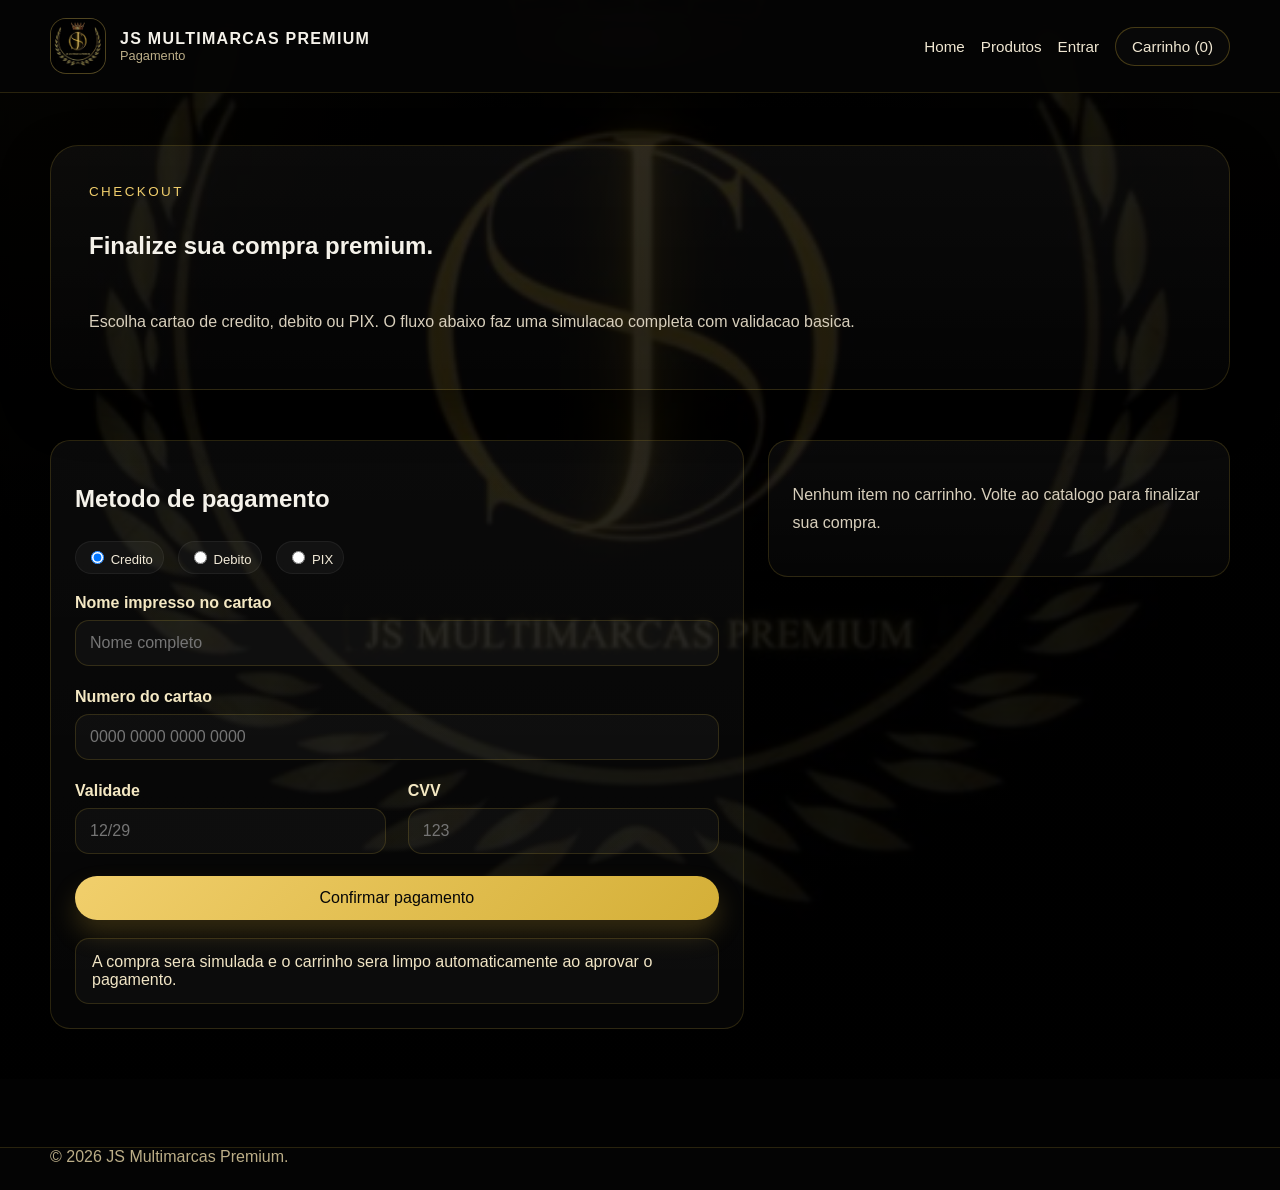
<file: pagamento.html>
<!DOCTYPE html>
<html lang="pt-BR">
<head>
  <meta charset="UTF-8">
  <meta name="viewport" content="width=device-width, initial-scale=1.0">
  <title>JS Multimarcas Premium | Pagamento</title>
  <link rel="stylesheet" href="./css/style.css">
</head>
<body data-page="pagamento">
  <header class="site-header">
    <div class="container header-bar">
      <a class="brand" href="./index.html">
        <div class="brand-mark"><img src="./assets/logo.png" alt="Logo JS Multimarcas Premium"></div>
        <div class="brand-copy">
          <strong>JS Multimarcas Premium</strong>
          <span>Pagamento</span>
        </div>
      </a>
      <nav class="main-nav">
        <a href="./index.html" data-page-link="home">Home</a>
        <a href="./produtos.html" data-page-link="produtos">Produtos</a>
        <a href="./login.html" data-page-link="login" data-user-status>Entrar</a>
        <a class="nav-pill" href="./carrinho.html" data-page-link="carrinho" data-cart-count>Carrinho (0)</a>
      </nav>
    </div>
  </header>

  <main class="page-shell">
    <!-- Formulario de pagamento com metodos simulados -->
    <section class="page-hero">
      <div class="container">
        <div class="page-banner glass-panel reveal">
          <span class="eyebrow">Checkout</span>
          <h1 class="page-title">Finalize sua compra premium.</h1>
          <p class="page-subtitle">Escolha cartao de credito, debito ou PIX. O fluxo abaixo faz uma simulacao completa com validacao basica.</p>
        </div>
      </div>
    </section>

    <section class="section">
      <div class="container payment-layout">
        <form id="payment-form" class="admin-card">
          <h2>Metodo de pagamento</h2>
          <div class="button-row">
            <label class="tag"><input id="credit-option" type="radio" name="paymentMethod" value="credito" checked> Credito</label>
            <label class="tag"><input type="radio" name="paymentMethod" value="debito"> Debito</label>
            <label class="tag"><input type="radio" name="paymentMethod" value="pix"> PIX</label>
          </div>

          <div class="form-grid" style="margin-top: 20px;">
            <div class="field-full" data-card-field>
              <label for="card-name">Nome impresso no cartao</label>
              <input class="input" id="card-name" name="cardName" type="text" placeholder="Nome completo">
            </div>
            <div class="field-full" data-card-field>
              <label for="card-number">Numero do cartao</label>
              <input class="input" id="card-number" name="cardNumber" type="text" maxlength="19" placeholder="0000 0000 0000 0000">
            </div>
            <div class="field" data-card-field>
              <label for="card-expiry">Validade</label>
              <input class="input" id="card-expiry" name="cardExpiry" type="text" placeholder="12/29">
            </div>
            <div class="field" data-card-field>
              <label for="card-code">CVV</label>
              <input class="input" id="card-code" name="cardCode" type="text" maxlength="4" placeholder="123">
            </div>
            <div id="pix-box" class="field-full" style="display: none;">
              <label>Pagamento via PIX</label>
              <div class="auth-note">Use a chave PIX ficticia: <strong>premium@jsmultimarcas.com</strong>. Ao confirmar, o sistema aprova a simulacao instantaneamente.</div>
            </div>
            <div class="field-full">
              <button class="btn" type="submit">Confirmar pagamento</button>
            </div>
          </div>

          <div id="payment-feedback" class="feedback">A compra sera simulada e o carrinho sera limpo automaticamente ao aprovar o pagamento.</div>
        </form>

        <aside id="payment-summary"></aside>
      </div>
    </section>
  </main>

  <footer class="site-footer">
    <div class="container footer-copy">© <span data-year></span> JS Multimarcas Premium.</div>
  </footer>

  <script src="./js/storage.js"></script>
  <script src="./js/app.js"></script>
  <script src="./js/payment.js"></script>
</body>
</html>
</file>
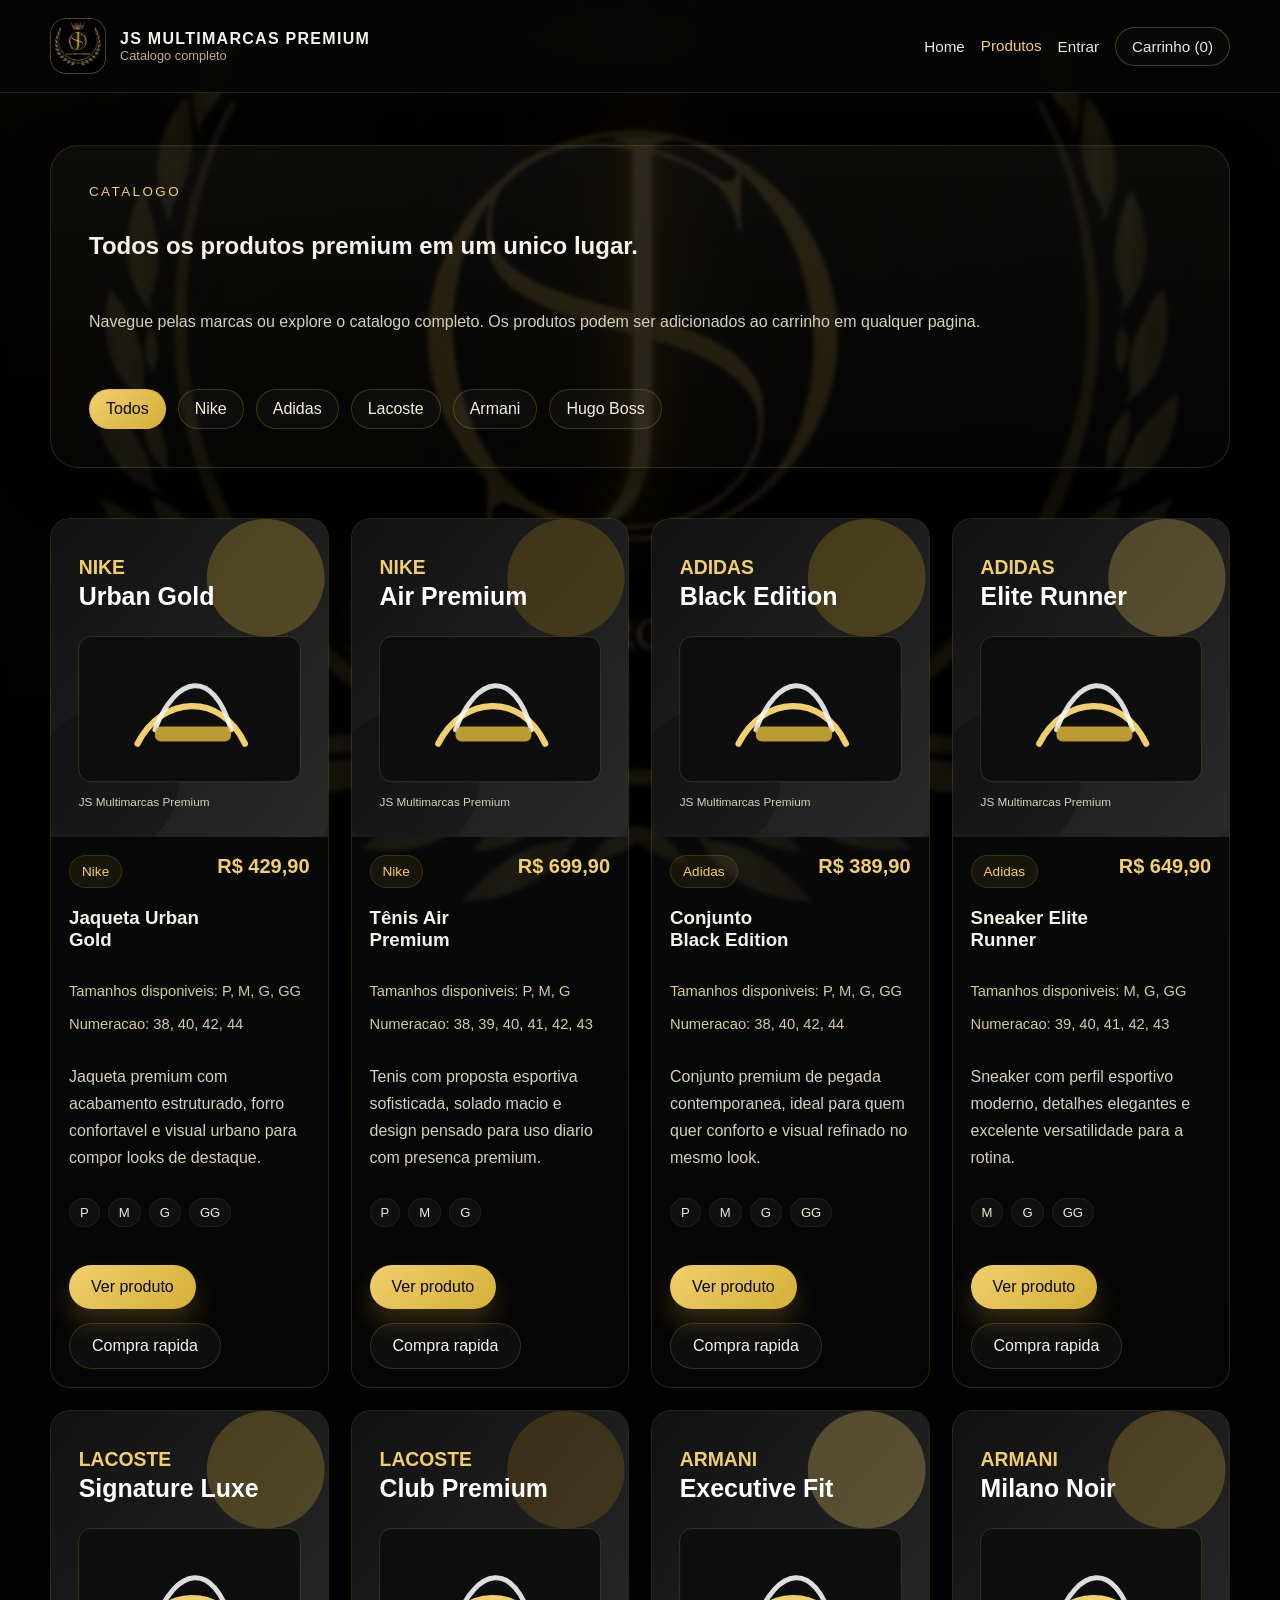
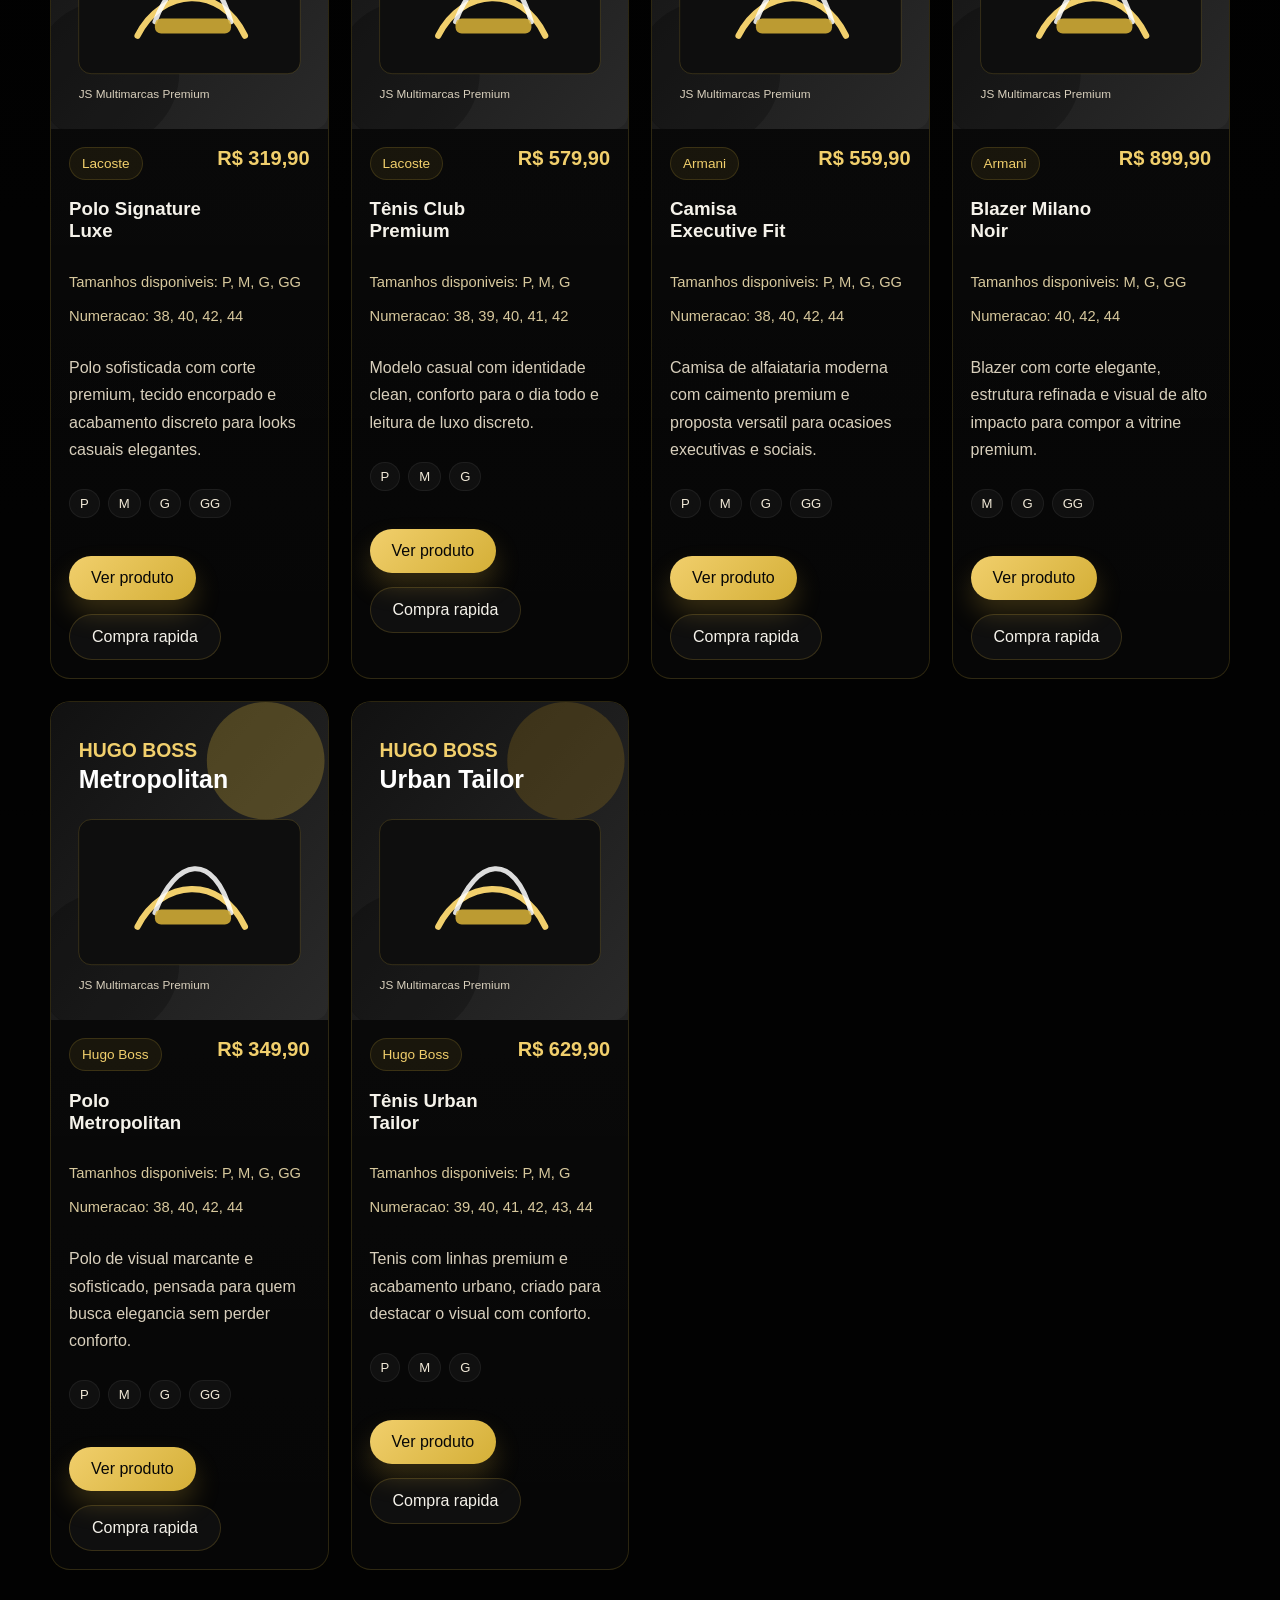
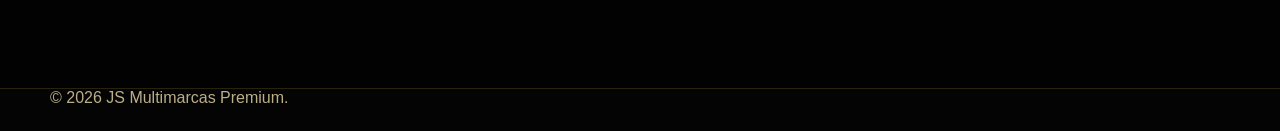
<file: produtos.html>
<!DOCTYPE html>
<html lang="pt-BR">
<head>
  <meta charset="UTF-8">
  <meta name="viewport" content="width=device-width, initial-scale=1.0">
  <title>JS Multimarcas Premium | Produtos</title>
  <link rel="stylesheet" href="./css/style.css">
</head>
<body data-page="produtos">
  <header class="site-header">
    <div class="container header-bar">
      <a class="brand" href="./index.html">
        <div class="brand-mark"><img src="./assets/logo.png" alt="Logo JS Multimarcas Premium"></div>
        <div class="brand-copy">
          <strong>JS Multimarcas Premium</strong>
          <span>Catalogo completo</span>
        </div>
      </a>
      <nav class="main-nav">
        <a href="./index.html" data-page-link="home">Home</a>
        <a href="./produtos.html" data-page-link="produtos">Produtos</a>
        <a href="./login.html" data-page-link="login" data-user-status>Entrar</a>
        <a class="nav-pill" href="./carrinho.html" data-page-link="carrinho" data-cart-count>Carrinho (0)</a>
      </nav>
    </div>
  </header>

  <main class="page-shell">
    <!-- Cabecalho da pagina de catalogo -->
    <section class="page-hero">
      <div class="container">
        <div class="page-banner glass-panel reveal">
          <span class="eyebrow">Catalogo</span>
          <h1 class="page-title">Todos os produtos premium em um unico lugar.</h1>
          <p class="page-subtitle">Navegue pelas marcas ou explore o catalogo completo. Os produtos podem ser adicionados ao carrinho em qualquer pagina.</p>
          <div class="filters">
            <a class="filter-chip active" href="./produtos.html">Todos</a>
            <a class="filter-chip" href="./nike.html">Nike</a>
            <a class="filter-chip" href="./adidas.html">Adidas</a>
            <a class="filter-chip" href="./lacoste.html">Lacoste</a>
            <a class="filter-chip" href="./armani.html">Armani</a>
            <a class="filter-chip" href="./hugoboss.html">Hugo Boss</a>
          </div>
        </div>
      </div>
    </section>

    <section class="section">
      <div class="container">
        <div class="product-grid" data-product-grid="all"></div>
      </div>
    </section>
  </main>

  <footer class="site-footer">
    <div class="container footer-copy">© <span data-year></span> JS Multimarcas Premium.</div>
  </footer>

  <script src="./js/storage.js"></script>
  <script src="./js/app.js"></script>
  <script src="./js/catalog.js"></script>
</body>
</html>
</file>
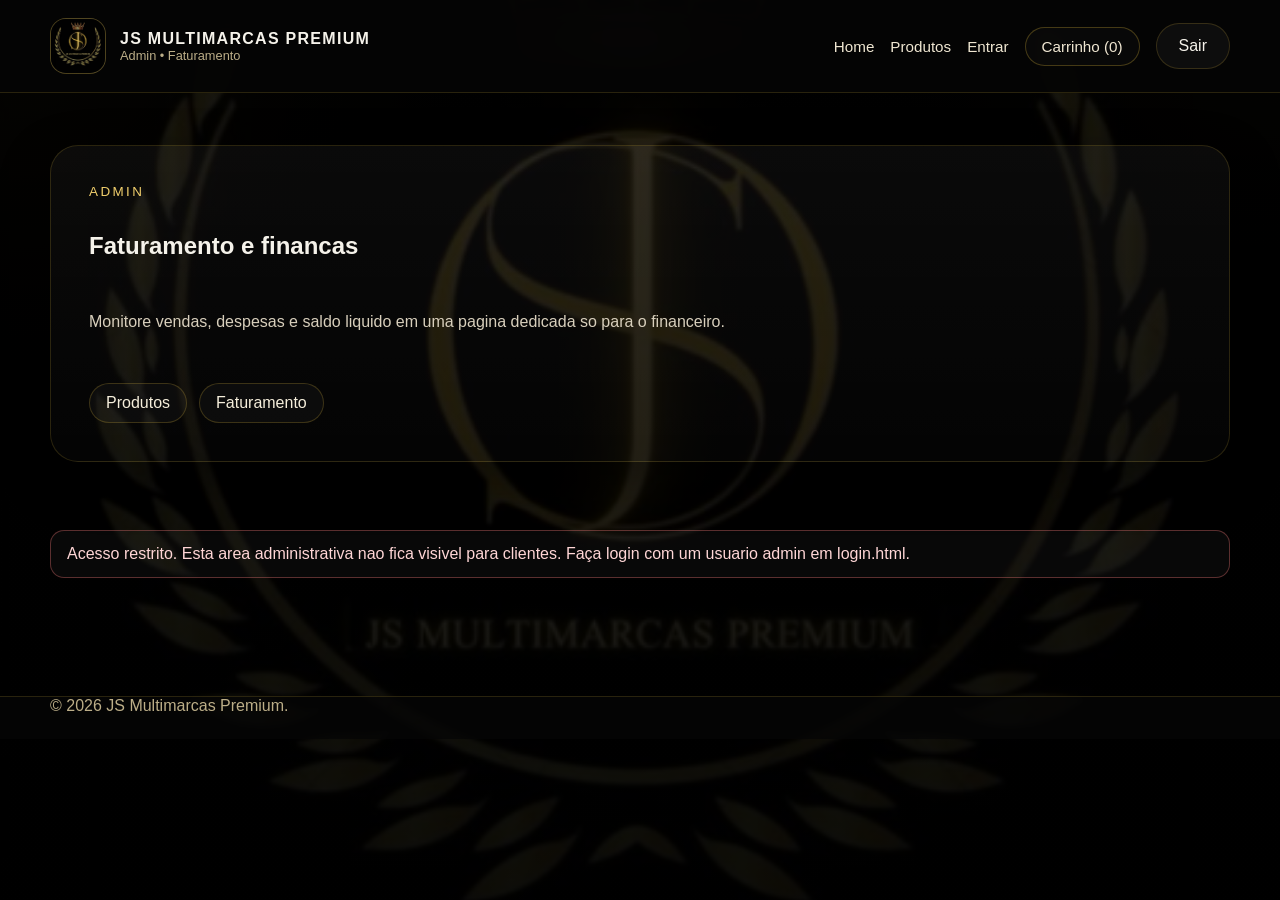
<file: admin/faturamento.html>
<!DOCTYPE html>
<html lang="pt-BR">
<head>
  <meta charset="UTF-8">
  <meta name="viewport" content="width=device-width, initial-scale=1.0">
  <title>JS Multimarcas Premium | Admin Faturamento</title>
  <link rel="stylesheet" href="../css/style.css">
</head>
<body data-page="admin" data-admin-view="billing" data-base-path="../">
  <header class="site-header">
    <div class="container header-bar">
      <a class="brand" href="../index.html">
        <div class="brand-mark"><img src="../assets/logo.png" alt="Logo JS Multimarcas Premium"></div>
        <div class="brand-copy">
          <strong>JS Multimarcas Premium</strong>
          <span>Admin • Faturamento</span>
        </div>
      </a>
      <nav class="main-nav">
        <a href="../index.html" data-page-link="home">Home</a>
        <a href="../produtos.html" data-page-link="produtos">Produtos</a>
        <a href="../login.html" data-page-link="login" data-user-status>Entrar</a>
        <a class="nav-pill" href="../carrinho.html" data-page-link="carrinho" data-cart-count>Carrinho (0)</a>
        <button class="btn-secondary" type="button" data-logout>Sair</button>
      </nav>
    </div>
  </header>

  <main class="page-shell">
    <section class="page-hero">
      <div class="container">
        <div class="page-banner glass-panel reveal">
          <span class="eyebrow">Admin</span>
          <h1 class="page-title">Faturamento e financas</h1>
          <p class="page-subtitle">Monitore vendas, despesas e saldo liquido em uma pagina dedicada so para o financeiro.</p>
          <div class="admin-tabs">
            <a class="admin-tab" href="./produtos.html" data-admin-link="products">Produtos</a>
            <a class="admin-tab" href="./faturamento.html" data-admin-link="billing">Faturamento</a>
          </div>
        </div>
      </div>
    </section>

    <section class="section">
      <div class="container">
        <div id="admin-gate" class="feedback error" style="display: none;">Acesso restrito. Esta area administrativa nao fica visivel para clientes. Faça login com um usuario admin em <a href="../login.html">login.html</a>.</div>
        <div id="admin-panel" class="admin-main-column" style="display: none;" data-admin-view>
          <section class="admin-card">
            <div class="section-heading" style="margin-bottom: 18px;">
              <div>
                <span class="eyebrow">Faturamento</span>
                <h2>Controle financeiro da operação</h2>
                <p class="muted-text">Acompanhe vendas, ticket medio, despesas e saldo liquido sem misturar com o cadastro de produtos.</p>
              </div>
            </div>
            <div id="billing-summary" class="summary-grid"></div>
          </section>

          <div class="admin-finance-grid">
            <div class="info-card">
              <div class="table-row" style="margin-bottom: 16px;">
                <div>
                  <h3 style="margin: 0;">Ultimos pedidos</h3>
                  <p class="muted-text" style="margin: 6px 0 0;">Vendas registradas automaticamente no checkout.</p>
                </div>
                <select id="billing-filter" class="select billing-filter">
                  <option value="all">Todos os periodos</option>
                  <option value="month">Ultimos 30 dias</option>
                  <option value="week">Ultimos 7 dias</option>
                </select>
              </div>
              <div id="billing-orders"></div>
            </div>

            <div class="info-card">
              <h3 style="margin-top: 0;">Despesas operacionais</h3>
              <form id="expense-form" class="form-grid">
                <div class="field-full">
                  <label for="expense-description">Descricao</label>
                  <input class="input" id="expense-description" name="description" type="text" placeholder="Ex: frete, marketing, embalagem" required>
                </div>
                <div class="field">
                  <label for="expense-category">Categoria</label>
                  <input class="input" id="expense-category" name="category" type="text" placeholder="Marketing" required>
                </div>
                <div class="field">
                  <label for="expense-amount">Valor</label>
                  <input class="input" id="expense-amount" name="amount" type="number" min="0" step="0.01" placeholder="150.00" required>
                </div>
                <div class="field-full">
                  <button class="btn" type="submit">Lancar despesa</button>
                </div>
              </form>
              <div id="expense-feedback" class="feedback">As despesas ajudam a calcular o saldo liquido da loja.</div>
              <div id="expense-list" class="admin-list" style="margin-top: 18px;"></div>
            </div>
          </div>
        </div>
      </div>
    </section>
  </main>

  <footer class="site-footer">
    <div class="container footer-copy">© <span data-year></span> JS Multimarcas Premium.</div>
  </footer>

  <script src="../js/storage.js"></script>
  <script src="../js/app.js"></script>
  <script src="../js/admin.js"></script>
</body>
</html>
</file>
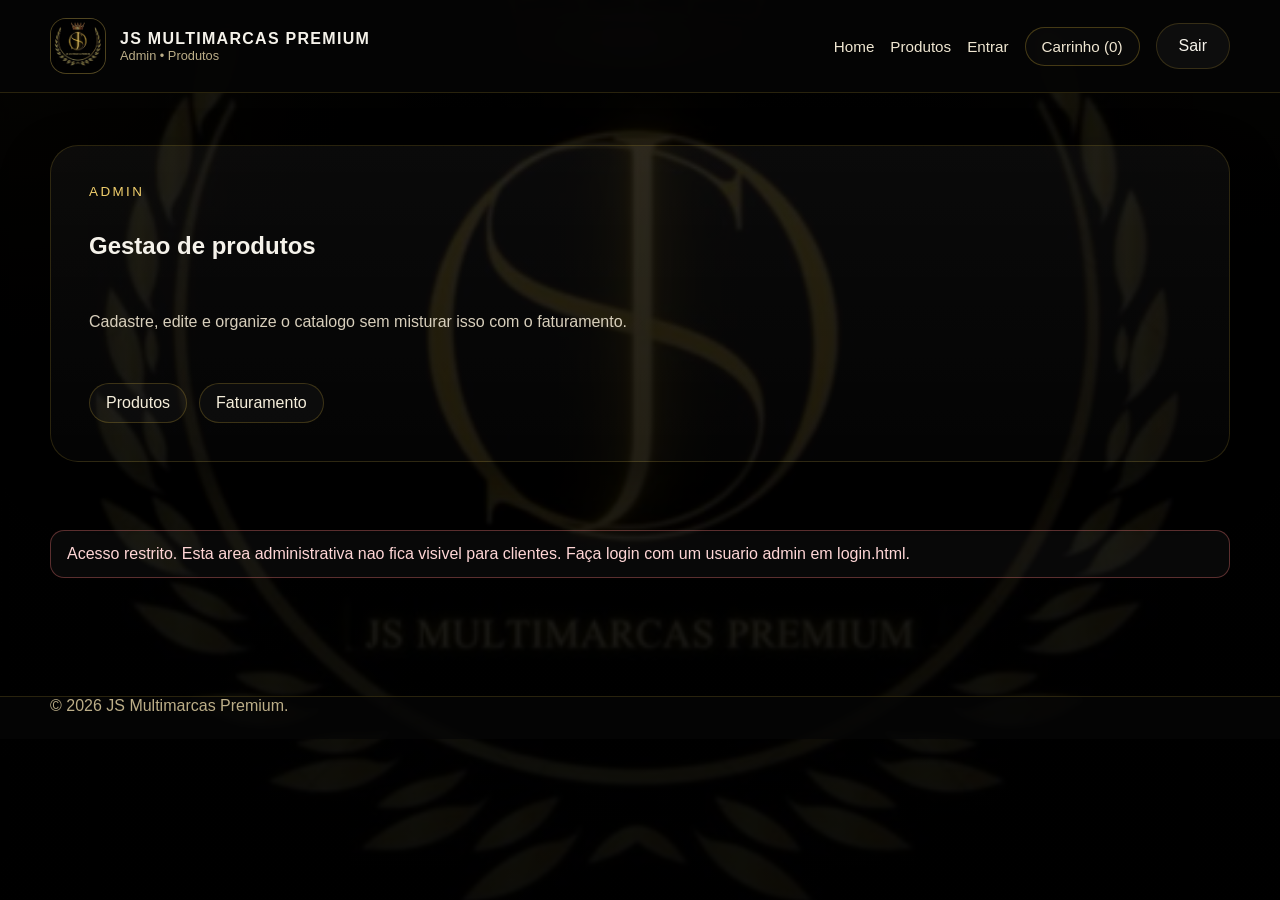
<file: admin/produtos.html>
<!DOCTYPE html>
<html lang="pt-BR">
<head>
  <meta charset="UTF-8">
  <meta name="viewport" content="width=device-width, initial-scale=1.0">
  <title>JS Multimarcas Premium | Admin Produtos</title>
  <link rel="stylesheet" href="../css/style.css">
</head>
<body data-page="admin" data-admin-view="products" data-base-path="../">
  <header class="site-header">
    <div class="container header-bar">
      <a class="brand" href="../index.html">
        <div class="brand-mark"><img src="../assets/logo.png" alt="Logo JS Multimarcas Premium"></div>
        <div class="brand-copy">
          <strong>JS Multimarcas Premium</strong>
          <span>Admin • Produtos</span>
        </div>
      </a>
      <nav class="main-nav">
        <a href="../index.html" data-page-link="home">Home</a>
        <a href="../produtos.html" data-page-link="produtos">Produtos</a>
        <a href="../login.html" data-page-link="login" data-user-status>Entrar</a>
        <a class="nav-pill" href="../carrinho.html" data-page-link="carrinho" data-cart-count>Carrinho (0)</a>
        <button class="btn-secondary" type="button" data-logout>Sair</button>
      </nav>
    </div>
  </header>

  <main class="page-shell">
    <section class="page-hero">
      <div class="container">
        <div class="page-banner glass-panel reveal">
          <span class="eyebrow">Admin</span>
          <h1 class="page-title">Gestao de produtos</h1>
          <p class="page-subtitle">Cadastre, edite e organize o catalogo sem misturar isso com o faturamento.</p>
          <div class="admin-tabs">
            <a class="admin-tab" href="./produtos.html" data-admin-link="products">Produtos</a>
            <a class="admin-tab" href="./faturamento.html" data-admin-link="billing">Faturamento</a>
          </div>
        </div>
      </div>
    </section>

    <section class="section">
      <div class="container">
        <div id="admin-gate" class="feedback error" style="display: none;">Acesso restrito. Esta area administrativa nao fica visivel para clientes. Faça login com um usuario admin em <a href="../login.html">login.html</a>.</div>
        <div id="admin-panel" class="admin-layout" style="display: none;">
          <div class="admin-main-column" data-admin-view>
            <div class="admin-card">
              <h2>Produtos cadastrados</h2>
              <div id="admin-products"></div>
            </div>
          </div>

          <div class="admin-side-column">
            <form id="admin-form" class="admin-card">
              <input type="hidden" name="productId">
              <h2>Cadastrar ou editar produto</h2>
              <div class="form-grid">
                <div class="field">
                  <label for="brand">Marca</label>
                  <select class="select" id="brand" name="brand" required></select>
                </div>
                <div class="field">
                  <label for="name">Nome do produto</label>
                  <input class="input" id="name" name="name" type="text" placeholder="Ex: Jaqueta Premium" required>
                </div>
                <div class="field">
                  <label for="price">Preco</label>
                  <input class="input" id="price" name="price" type="number" min="0" step="0.01" placeholder="399.90" required>
                </div>
                <div class="field">
                  <label for="cost">Custo interno</label>
                  <input class="input" id="cost" name="cost" type="number" min="0" step="0.01" placeholder="200.00" required>
                </div>
                <div class="field">
                  <label for="image">Imagem (URL opcional)</label>
                  <input class="input" id="image" name="image" type="text" placeholder="https://... ou deixe vazio">
                </div>
                <div class="field-full">
                  <label for="images">Fotos do produto</label>
                  <input class="input" id="images" name="images" type="file" accept="image/*" multiple>
                  <p class="muted-text">Voce pode subir varias fotos direto do computador. Se enviar novas imagens, elas substituem as antigas.</p>
                  <div id="admin-image-preview" class="admin-image-preview"></div>
                </div>
                <div class="field-full">
                  <label for="description">Descricao do produto</label>
                  <textarea class="input textarea" id="description" name="description" placeholder="Descreva o produto, acabamento, estilo e diferenciais." required></textarea>
                </div>
                <div class="field-full">
                  <label for="sizes">Tamanhos</label>
                  <input class="input" id="sizes" name="sizes" type="text" placeholder="P, M, G, GG" required>
                </div>
                <div class="field-full">
                  <label for="numbers">Numeracao</label>
                  <input class="input" id="numbers" name="numbers" type="text" placeholder="38, 40, 42, 44" required>
                </div>
                <div class="field-full">
                  <label class="tag"><input type="checkbox" name="featured"> Marcar como destaque</label>
                </div>
                <div class="field-full">
                  <div class="summary-card admin-profit-card">
                    <span class="eyebrow">Uso interno</span>
                    <strong id="admin-profit-preview" class="finance-kpi">R$ 0,00</strong>
                    <p class="muted-text">Lucro estimado calculado automaticamente: preco de venda menos custo.</p>
                  </div>
                </div>
                <div class="field-full">
                  <button class="btn" type="submit">Salvar produto</button>
                </div>
              </div>
              <div id="admin-feedback" class="feedback">Somente administradores conseguem acessar e editar esta area.</div>
            </form>
          </div>
        </div>
      </div>
    </section>
  </main>

  <footer class="site-footer">
    <div class="container footer-copy">© <span data-year></span> JS Multimarcas Premium.</div>
  </footer>

  <script src="../js/storage.js"></script>
  <script src="../js/app.js"></script>
  <script src="../js/admin.js"></script>
</body>
</html>
</file>
<file: css/style.css>
:root {
  --bg: #050505;
  --bg-soft: #101010;
  --panel: #161616;
  --panel-alt: #1f1f1f;
  --text: #f5f2ea;
  --muted: #bcae88;
  --line: rgba(212, 175, 55, 0.18);
  --gold: #d4af37;
  --gold-strong: #f1cf6c;
  --danger: #d66a6a;
  --success: #79d0a5;
  --radius: 20px;
  --shadow: 0 18px 50px rgba(0, 0, 0, 0.35);
}

/* Reset simples para manter consistencia entre navegadores */
* {
  box-sizing: border-box;
}

html {
  scroll-behavior: smooth;
}

body {
  margin: 0;
  font-family: "Segoe UI", Tahoma, Geneva, Verdana, sans-serif;
  color: var(--text);
  background:
    linear-gradient(rgba(0, 0, 0, 0.84), rgba(0, 0, 0, 0.9)),
    radial-gradient(circle at top left, rgba(212, 175, 55, 0.12), transparent 30%),
    radial-gradient(circle at top right, rgba(212, 175, 55, 0.08), transparent 25%),
    url("../assets/logo.png") center / cover fixed no-repeat,
    linear-gradient(180deg, #060606 0%, #111111 100%);
  min-height: 100vh;
}

body[data-page="armani"] {
  background:
    linear-gradient(rgba(0, 0, 0, 0.82), rgba(0, 0, 0, 0.9)),
    radial-gradient(circle at top left, rgba(212, 175, 55, 0.14), transparent 30%),
    url("../assets/logo.png") center / cover fixed no-repeat;
}

img {
  display: block;
  max-width: 100%;
}

a {
  color: inherit;
  text-decoration: none;
}

button,
input,
select,
textarea {
  font: inherit;
}

.container {
  width: min(1180px, calc(100% - 32px));
  margin: 0 auto;
}

.page-shell {
  padding-bottom: 48px;
}

.site-header {
  position: sticky;
  top: 0;
  z-index: 20;
  backdrop-filter: blur(16px);
  background: rgba(5, 5, 5, 0.9);
  border-bottom: 1px solid var(--line);
}

.header-bar {
  display: flex;
  align-items: center;
  justify-content: space-between;
  gap: 20px;
  padding: 18px 0;
}

.brand {
  display: flex;
  align-items: center;
  gap: 14px;
}

.brand-mark {
  width: 56px;
  height: 56px;
  border-radius: 16px;
  display: grid;
  place-items: center;
  border: 1px solid rgba(212, 175, 55, 0.3);
  background: linear-gradient(145deg, rgba(15, 15, 15, 0.92), rgba(29, 29, 29, 0.92));
  box-shadow: inset 0 0 0 1px rgba(255, 255, 255, 0.03);
  overflow: hidden;
}

.brand-mark img {
  width: 100%;
  height: 100%;
  object-fit: cover;
}

.brand-copy strong,
.brand-copy span {
  display: block;
}

.brand-copy strong {
  font-size: 1rem;
  letter-spacing: 0.08em;
  text-transform: uppercase;
}

.brand-copy span {
  color: var(--muted);
  font-size: 0.8rem;
}

.main-nav {
  display: flex;
  align-items: center;
  gap: 16px;
  flex-wrap: wrap;
  justify-content: flex-end;
}

.main-nav a {
  color: #f0e7d2;
  font-size: 0.95rem;
  transition: color 0.25s ease, transform 0.25s ease;
}

.main-nav a:hover,
.main-nav a.active {
  color: var(--gold-strong);
  transform: translateY(-1px);
}

.nav-pill {
  padding: 10px 16px;
  border-radius: 999px;
  border: 1px solid rgba(212, 175, 55, 0.3);
  background: rgba(255, 255, 255, 0.02);
}

.hero {
  padding: 72px 0 36px;
}

.hero-panel,
.glass-panel {
  background: linear-gradient(180deg, rgba(255, 255, 255, 0.04), rgba(255, 255, 255, 0.015));
  border: 1px solid var(--line);
  border-radius: 28px;
  box-shadow: var(--shadow);
}

.hero-panel {
  display: grid;
  grid-template-columns: 1.25fr 0.75fr;
  gap: 28px;
  overflow: hidden;
}

.hero-copy,
.hero-visual {
  padding: 42px;
}

.eyebrow {
  color: var(--gold-strong);
  font-size: 0.84rem;
  text-transform: uppercase;
  letter-spacing: 0.18em;
}

.hero h1,
.section-heading h2,
.page-title {
  margin: 14px 0;
  line-height: 1.05;
}

.hero h1 {
  font-size: clamp(2.4rem, 5vw, 4.6rem);
}

.hero p,
.section-heading p,
.page-subtitle,
.muted-text {
  color: #d8cfbc;
  line-height: 1.7;
}

.hero-actions,
.button-row {
  display: flex;
  flex-wrap: wrap;
  gap: 14px;
  margin-top: 28px;
}

.btn,
.btn-secondary,
.btn-danger,
.btn-ghost {
  border: none;
  cursor: pointer;
  transition: transform 0.25s ease, box-shadow 0.25s ease, background 0.25s ease;
  border-radius: 999px;
  padding: 13px 22px;
}

.btn {
  color: #070707;
  background: linear-gradient(135deg, var(--gold-strong), var(--gold));
  box-shadow: 0 14px 26px rgba(212, 175, 55, 0.22);
}

.btn-secondary,
.btn-ghost {
  color: var(--text);
  background: rgba(255, 255, 255, 0.04);
  border: 1px solid rgba(212, 175, 55, 0.2);
}

.btn-danger {
  color: #fff;
  background: rgba(214, 106, 106, 0.22);
  border: 1px solid rgba(214, 106, 106, 0.32);
}

.btn:hover,
.btn-secondary:hover,
.btn-danger:hover,
.btn-ghost:hover {
  transform: translateY(-2px);
}

.hero-visual {
  position: relative;
  display: grid;
  align-content: center;
  gap: 18px;
  background:
    radial-gradient(circle at 80% 20%, rgba(212, 175, 55, 0.28), transparent 28%),
    linear-gradient(180deg, rgba(255, 255, 255, 0.02), transparent);
}

.stat-card,
.feature-card,
.brand-card,
.product-card,
.summary-card,
.admin-card,
.info-card {
  border: 1px solid var(--line);
  background: linear-gradient(180deg, rgba(255, 255, 255, 0.04), rgba(255, 255, 255, 0.02));
  border-radius: var(--radius);
}

.stat-card {
  padding: 18px 20px;
}

.stat-card strong {
  display: block;
  font-size: 1.7rem;
  color: var(--gold-strong);
}

.grid-3,
.grid-4,
.feature-grid,
.brand-grid,
.product-grid,
.summary-grid,
.admin-grid,
.form-grid {
  display: grid;
  gap: 22px;
}

.grid-3,
.feature-grid,
.summary-grid {
  grid-template-columns: repeat(3, minmax(0, 1fr));
}

.grid-4,
.brand-grid,
.product-grid {
  grid-template-columns: repeat(4, minmax(0, 1fr));
}

.section {
  padding: 28px 0;
}

.section-heading {
  display: flex;
  justify-content: space-between;
  gap: 20px;
  align-items: end;
  margin-bottom: 22px;
}

.feature-card,
.brand-card,
.summary-card,
.admin-card,
.info-card {
  padding: 24px;
}

.brand-card {
  min-height: 180px;
  position: relative;
  overflow: hidden;
}

.brand-card::after {
  content: "";
  position: absolute;
  inset: auto -40px -40px auto;
  width: 120px;
  height: 120px;
  border-radius: 999px;
  background: radial-gradient(circle, rgba(212, 175, 55, 0.24), transparent 70%);
}

.brand-card span,
.badge {
  display: inline-flex;
  align-items: center;
  gap: 8px;
  padding: 8px 12px;
  border-radius: 999px;
  color: var(--gold-strong);
  background: rgba(212, 175, 55, 0.08);
  border: 1px solid rgba(212, 175, 55, 0.18);
  font-size: 0.85rem;
}

.product-card {
  overflow: hidden;
  display: flex;
  flex-direction: column;
}

.product-image {
  aspect-ratio: 4 / 4.6;
  object-fit: cover;
  background: linear-gradient(135deg, #101010, #242424);
}

.product-content {
  display: flex;
  flex-direction: column;
  gap: 10px;
  padding: 18px;
  flex: 1;
}

.product-top {
  display: flex;
  justify-content: space-between;
  gap: 16px;
  align-items: start;
}

.product-price {
  color: var(--gold-strong);
  font-size: 1.25rem;
  font-weight: 700;
}

.detail-row {
  color: #d7c89d;
  font-size: 0.92rem;
  line-height: 1.6;
}

.tag-list {
  display: flex;
  gap: 8px;
  flex-wrap: wrap;
}

.tag {
  padding: 6px 10px;
  border-radius: 999px;
  background: rgba(255, 255, 255, 0.04);
  border: 1px solid rgba(255, 255, 255, 0.06);
  color: #f2ead8;
  font-size: 0.82rem;
}

.page-hero {
  padding: 52px 0 22px;
}

.page-banner {
  padding: 38px;
  display: grid;
  gap: 20px;
}

.filters {
  display: flex;
  gap: 12px;
  flex-wrap: wrap;
  margin-top: 18px;
}

.admin-tabs {
  display: flex;
  gap: 12px;
  flex-wrap: wrap;
  margin-top: 12px;
}

.admin-tab {
  padding: 10px 16px;
  border-radius: 999px;
  border: 1px solid rgba(212, 175, 55, 0.24);
  color: #f5eedb;
  background: rgba(255, 255, 255, 0.03);
}

.admin-tab.active {
  color: #080808;
  background: linear-gradient(135deg, var(--gold-strong), var(--gold));
}

.filter-chip {
  padding: 10px 16px;
  border-radius: 999px;
  border: 1px solid rgba(212, 175, 55, 0.24);
  color: #f5eedb;
  background: rgba(255, 255, 255, 0.03);
}

.filter-chip.active {
  color: #080808;
  background: linear-gradient(135deg, var(--gold-strong), var(--gold));
}

.form-card {
  width: min(560px, calc(100% - 32px));
  margin: 52px auto;
  padding: 32px;
}

.form-grid {
  grid-template-columns: repeat(2, minmax(0, 1fr));
}

.field,
.field-full {
  display: flex;
  flex-direction: column;
  gap: 8px;
}

.field-full {
  grid-column: 1 / -1;
}

.field label,
.field-full label {
  color: #f4e8c3;
  font-weight: 600;
}

.input,
.select {
  width: 100%;
  padding: 13px 14px;
  border-radius: 14px;
  border: 1px solid rgba(212, 175, 55, 0.18);
  background: rgba(255, 255, 255, 0.03);
  color: var(--text);
  outline: none;
}

.textarea {
  min-height: 120px;
  resize: vertical;
}

.input:focus,
.select:focus {
  border-color: rgba(241, 207, 108, 0.55);
  box-shadow: 0 0 0 4px rgba(212, 175, 55, 0.08);
}

.auth-note,
.empty-state,
.feedback {
  margin-top: 18px;
  padding: 14px 16px;
  border-radius: 14px;
  border: 1px solid rgba(212, 175, 55, 0.18);
  background: rgba(255, 255, 255, 0.03);
  color: #f1e5c5;
}

.feedback.success {
  border-color: rgba(121, 208, 165, 0.3);
  color: #d9ffea;
}

.feedback.error {
  border-color: rgba(214, 106, 106, 0.4);
  color: #ffd6d6;
}

.cart-layout,
.payment-layout,
.admin-layout {
  display: grid;
  grid-template-columns: 1.2fr 0.8fr;
  gap: 24px;
}

.admin-main-column,
.admin-side-column {
  display: grid;
  gap: 24px;
}

.admin-finance-grid {
  display: grid;
  grid-template-columns: 1.15fr 0.85fr;
  gap: 22px;
  margin-top: 8px;
}

.billing-filter {
  min-width: 210px;
}

.finance-kpi {
  display: block;
  margin-top: 12px;
  font-size: 2rem;
  color: var(--gold-strong);
}

.finance-row {
  display: flex;
  justify-content: space-between;
  gap: 16px;
  align-items: center;
  padding: 16px 0;
  border-bottom: 1px solid rgba(212, 175, 55, 0.12);
}

.finance-row:last-child {
  border-bottom: none;
}

.finance-negative {
  color: #ffb0b0;
}

.admin-profit-card {
  padding: 18px;
}

.admin-image-preview,
.product-gallery {
  display: flex;
  gap: 10px;
  flex-wrap: wrap;
  margin-top: 12px;
}

.admin-preview-thumb,
.product-thumb-image {
  width: 78px;
  height: 78px;
  object-fit: cover;
  border-radius: 14px;
  border: 1px solid rgba(212, 175, 55, 0.16);
}

.product-thumb-button {
  padding: 0;
  background: transparent;
  border: 1px solid transparent;
  border-radius: 16px;
  cursor: pointer;
}

.product-thumb-button.active {
  border-color: rgba(241, 207, 108, 0.7);
  box-shadow: 0 0 0 3px rgba(212, 175, 55, 0.12);
}

.product-detail-layout {
  display: grid;
}

.product-detail-card {
  display: grid;
  grid-template-columns: 0.95fr 1.05fr;
  gap: 28px;
  padding: 28px;
}

.product-detail-media {
  border-radius: 24px;
  overflow: hidden;
  background: linear-gradient(135deg, #101010, #242424);
  min-height: 520px;
}

.product-detail-image {
  width: 100%;
  height: 100%;
  object-fit: cover;
}

.product-detail-content {
  display: grid;
  align-content: start;
  gap: 14px;
}

.product-purchase-form {
  margin-top: 10px;
}

.shipping-card {
  margin-top: 8px;
  padding: 22px;
  border-radius: 22px;
  border: 1px solid rgba(212, 175, 55, 0.16);
  background:
    radial-gradient(circle at top right, rgba(212, 175, 55, 0.14), transparent 34%),
    linear-gradient(180deg, rgba(255, 255, 255, 0.045), rgba(255, 255, 255, 0.02));
}

.shipping-card-header {
  display: flex;
  justify-content: space-between;
  gap: 18px;
  align-items: start;
  margin-bottom: 16px;
}

.shipping-card-header h3,
.shipping-card-header h4 {
  margin: 8px 0 0;
}

.shipping-card-form {
  display: grid;
  grid-template-columns: 1fr auto;
  gap: 12px;
  align-items: end;
}

.shipping-input-wrap {
  display: flex;
  flex-direction: column;
  gap: 8px;
}

.shipping-input-wrap label {
  color: #f4e8c3;
  font-weight: 600;
}

.shipping-input {
  letter-spacing: 0.08em;
}

.shipping-action {
  min-width: 148px;
}

.shipping-result {
  margin-top: 14px;
  padding: 14px 16px;
  border-radius: 16px;
  border: 1px solid rgba(212, 175, 55, 0.14);
  background: rgba(255, 255, 255, 0.03);
  color: #e9dcc0;
  display: flex;
  flex-direction: column;
  gap: 4px;
}

.shipping-result strong {
  color: var(--gold-strong);
  font-size: 1.15rem;
}

.shipping-result.success {
  border-color: rgba(121, 208, 165, 0.26);
  background: rgba(121, 208, 165, 0.08);
}

.shipping-result.error {
  border-color: rgba(214, 106, 106, 0.32);
  background: rgba(214, 106, 106, 0.08);
  color: #ffd7d7;
}

.cart-item {
  display: grid;
  grid-template-columns: 110px 1fr auto;
  gap: 18px;
  padding: 18px;
  border-radius: 18px;
  border: 1px solid var(--line);
  background: rgba(255, 255, 255, 0.03);
}

.cart-thumb {
  width: 110px;
  height: 130px;
  object-fit: cover;
  border-radius: 16px;
}

.qty-control {
  width: 90px;
}

.summary-list,
.admin-list {
  display: grid;
  gap: 14px;
}

.summary-line,
.table-row {
  display: flex;
  justify-content: space-between;
  gap: 16px;
}

.order-table {
  width: 100%;
  border-collapse: collapse;
  overflow: hidden;
}

.order-table th,
.order-table td {
  padding: 14px 12px;
  text-align: left;
  border-bottom: 1px solid rgba(212, 175, 55, 0.12);
}

.order-table th {
  color: var(--gold-strong);
  font-weight: 600;
}

.inline-actions {
  display: flex;
  gap: 10px;
  flex-wrap: wrap;
}

.site-footer {
  border-top: 1px solid var(--line);
  margin-top: 42px;
  background: rgba(5, 5, 5, 0.82);
}

.footer-grid {
  display: grid;
  grid-template-columns: 1.2fr 0.8fr 0.8fr 0.8fr;
  gap: 18px;
  padding: 34px 0;
}

.footer-grid h4 {
  color: var(--gold-strong);
  margin-bottom: 12px;
}

.footer-copy {
  padding: 0 0 24px;
  color: var(--muted);
}

.reveal {
  animation: fadeUp 0.8s ease both;
}

@keyframes fadeUp {
  from {
    opacity: 0;
    transform: translateY(16px);
  }

  to {
    opacity: 1;
    transform: translateY(0);
  }
}

@media (max-width: 980px) {
  .hero-panel,
  .cart-layout,
  .payment-layout,
  .admin-layout,
  .admin-finance-grid,
  .product-detail-card,
  .footer-grid,
  .grid-4,
  .brand-grid,
  .product-grid,
  .grid-3,
  .feature-grid,
  .summary-grid {
    grid-template-columns: 1fr 1fr;
  }

  .hero-copy,
  .hero-visual,
  .page-banner,
  .feature-card,
  .brand-card,
  .summary-card,
  .admin-card,
  .info-card {
    padding: 26px;
  }
}

@media (max-width: 720px) {
  .header-bar,
  .section-heading,
  .shipping-card-header,
  .table-row,
  .summary-line {
    flex-direction: column;
    align-items: stretch;
  }

  .main-nav {
    justify-content: flex-start;
  }

  .hero-panel,
  .cart-layout,
  .payment-layout,
  .admin-layout,
  .admin-finance-grid,
  .product-detail-card,
  .shipping-card-form,
  .footer-grid,
  .grid-4,
  .brand-grid,
  .product-grid,
  .grid-3,
  .feature-grid,
  .summary-grid,
  .form-grid {
    grid-template-columns: 1fr;
  }

  .cart-item {
    grid-template-columns: 1fr;
  }

  .cart-thumb {
    width: 100%;
    height: 220px;
  }

  .hero {
    padding-top: 40px;
  }

  .hero-copy,
  .hero-visual,
  .form-card,
  .page-banner {
    padding: 24px;
  }
}
</file>
